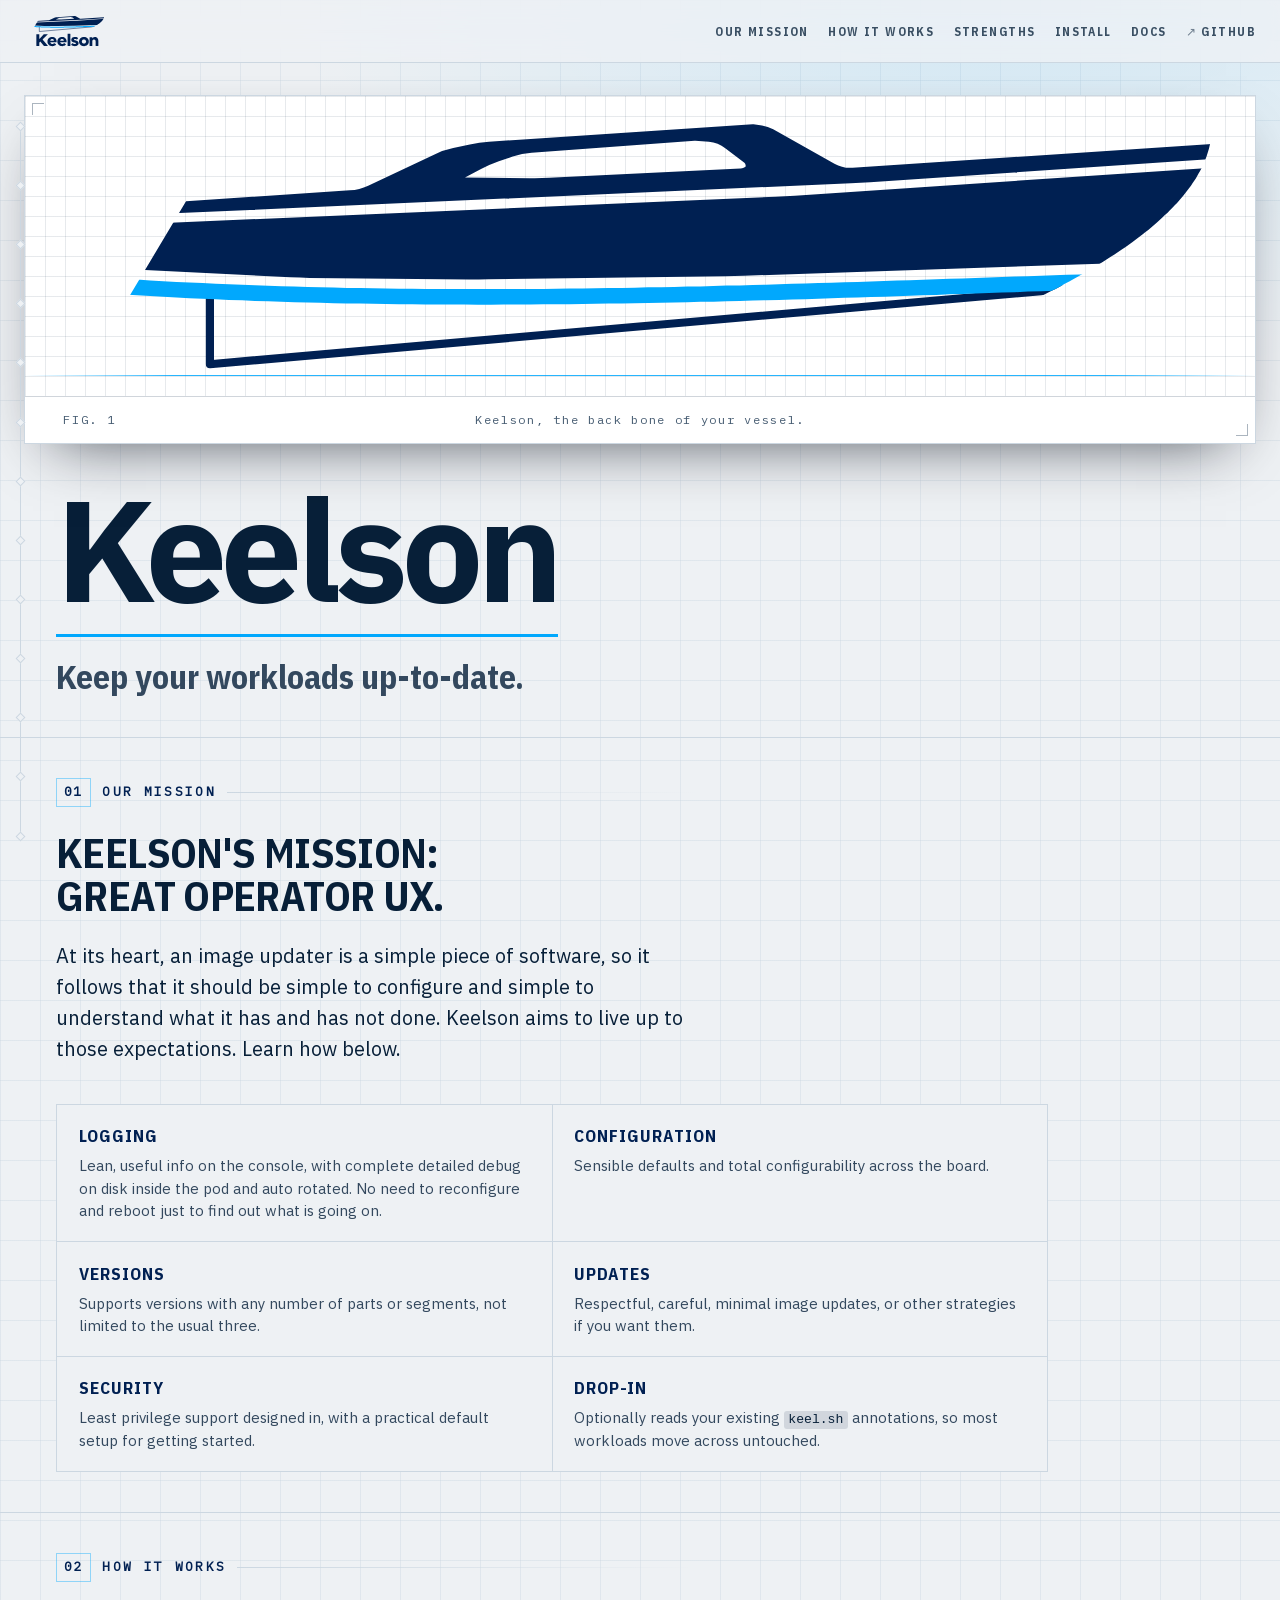
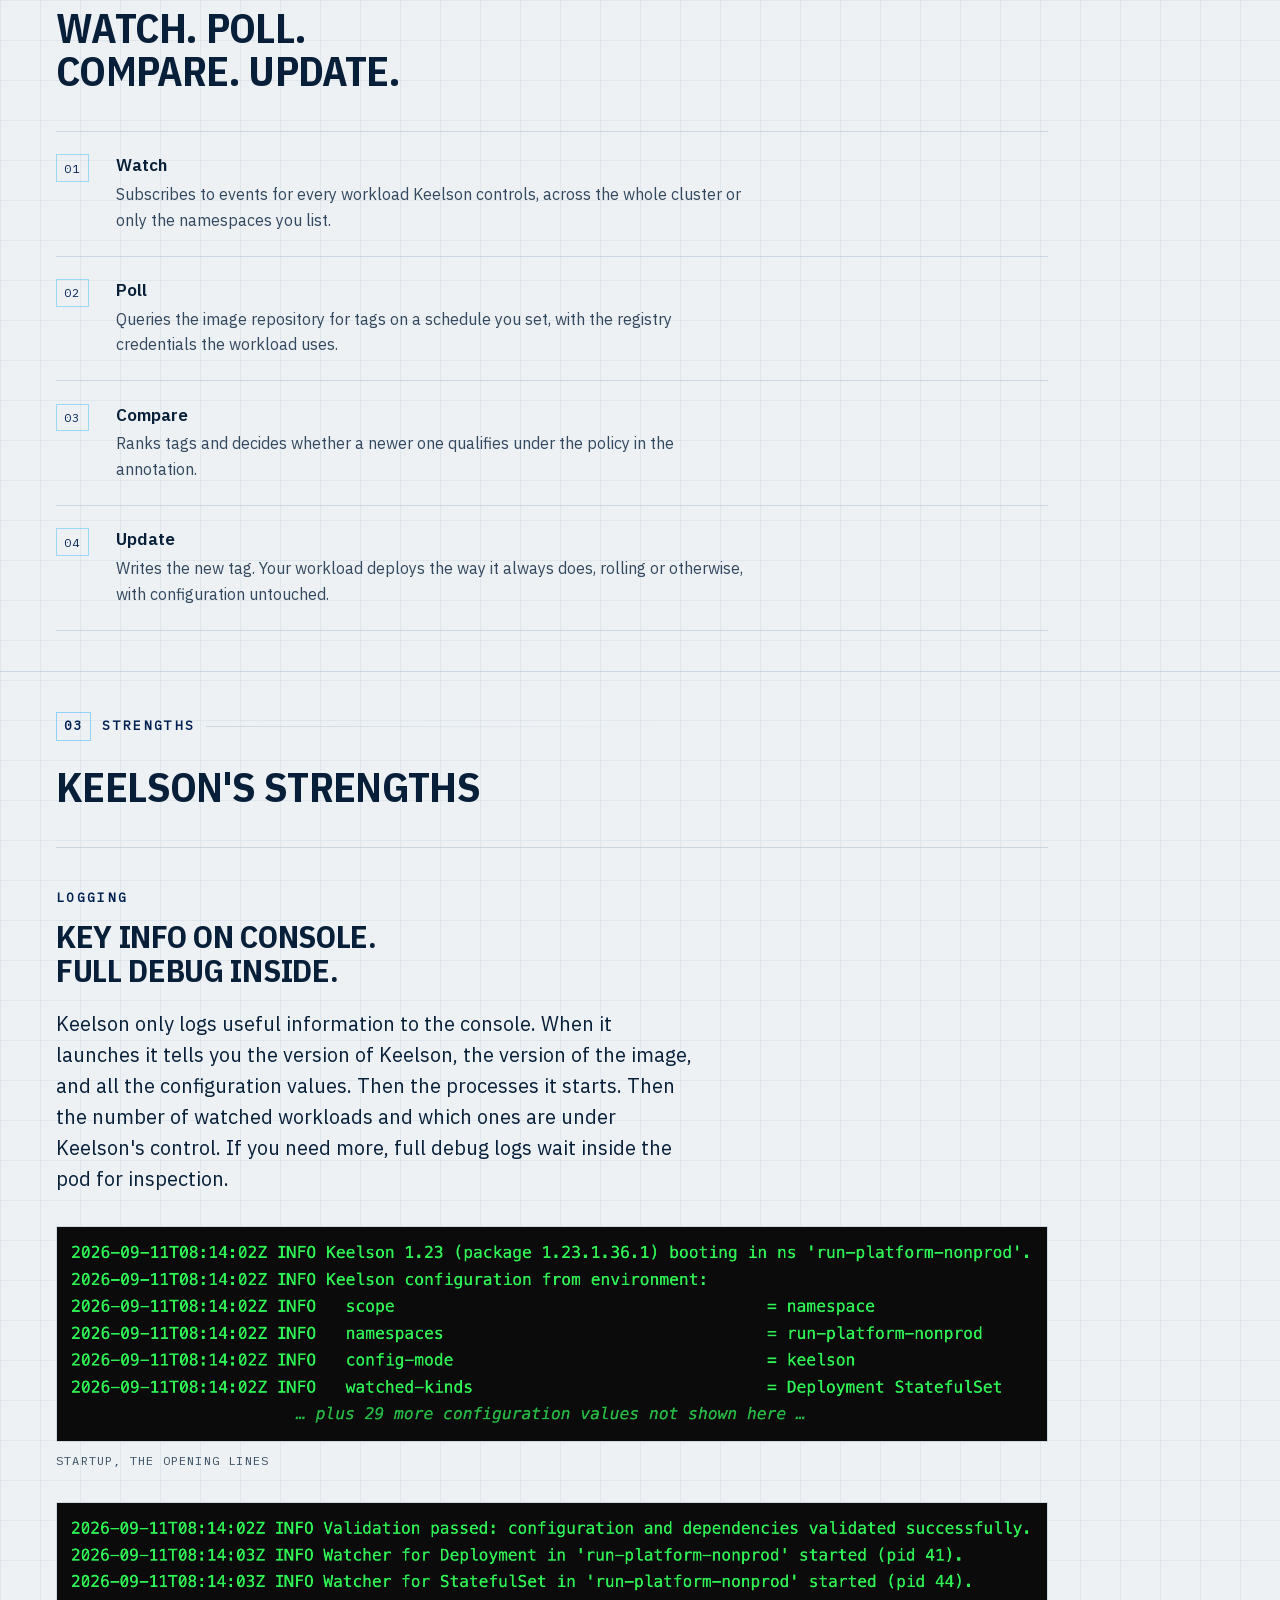
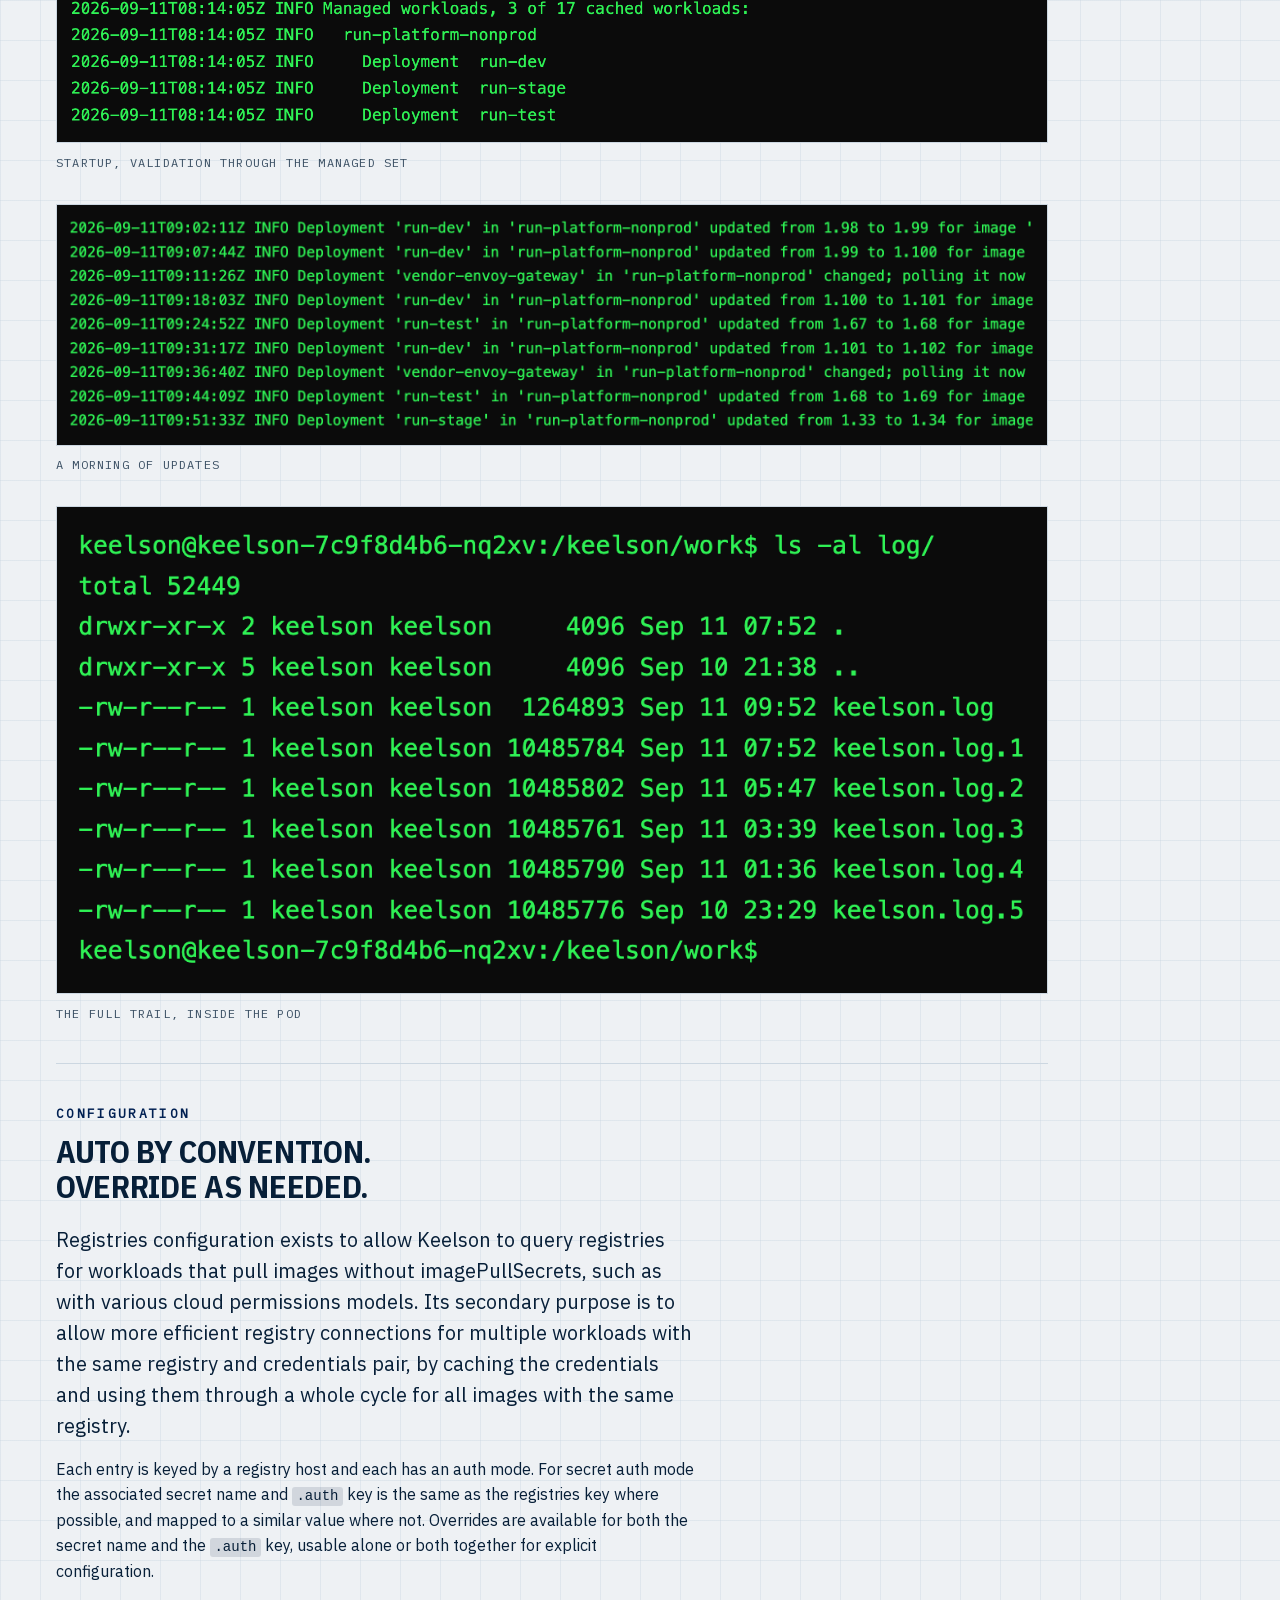
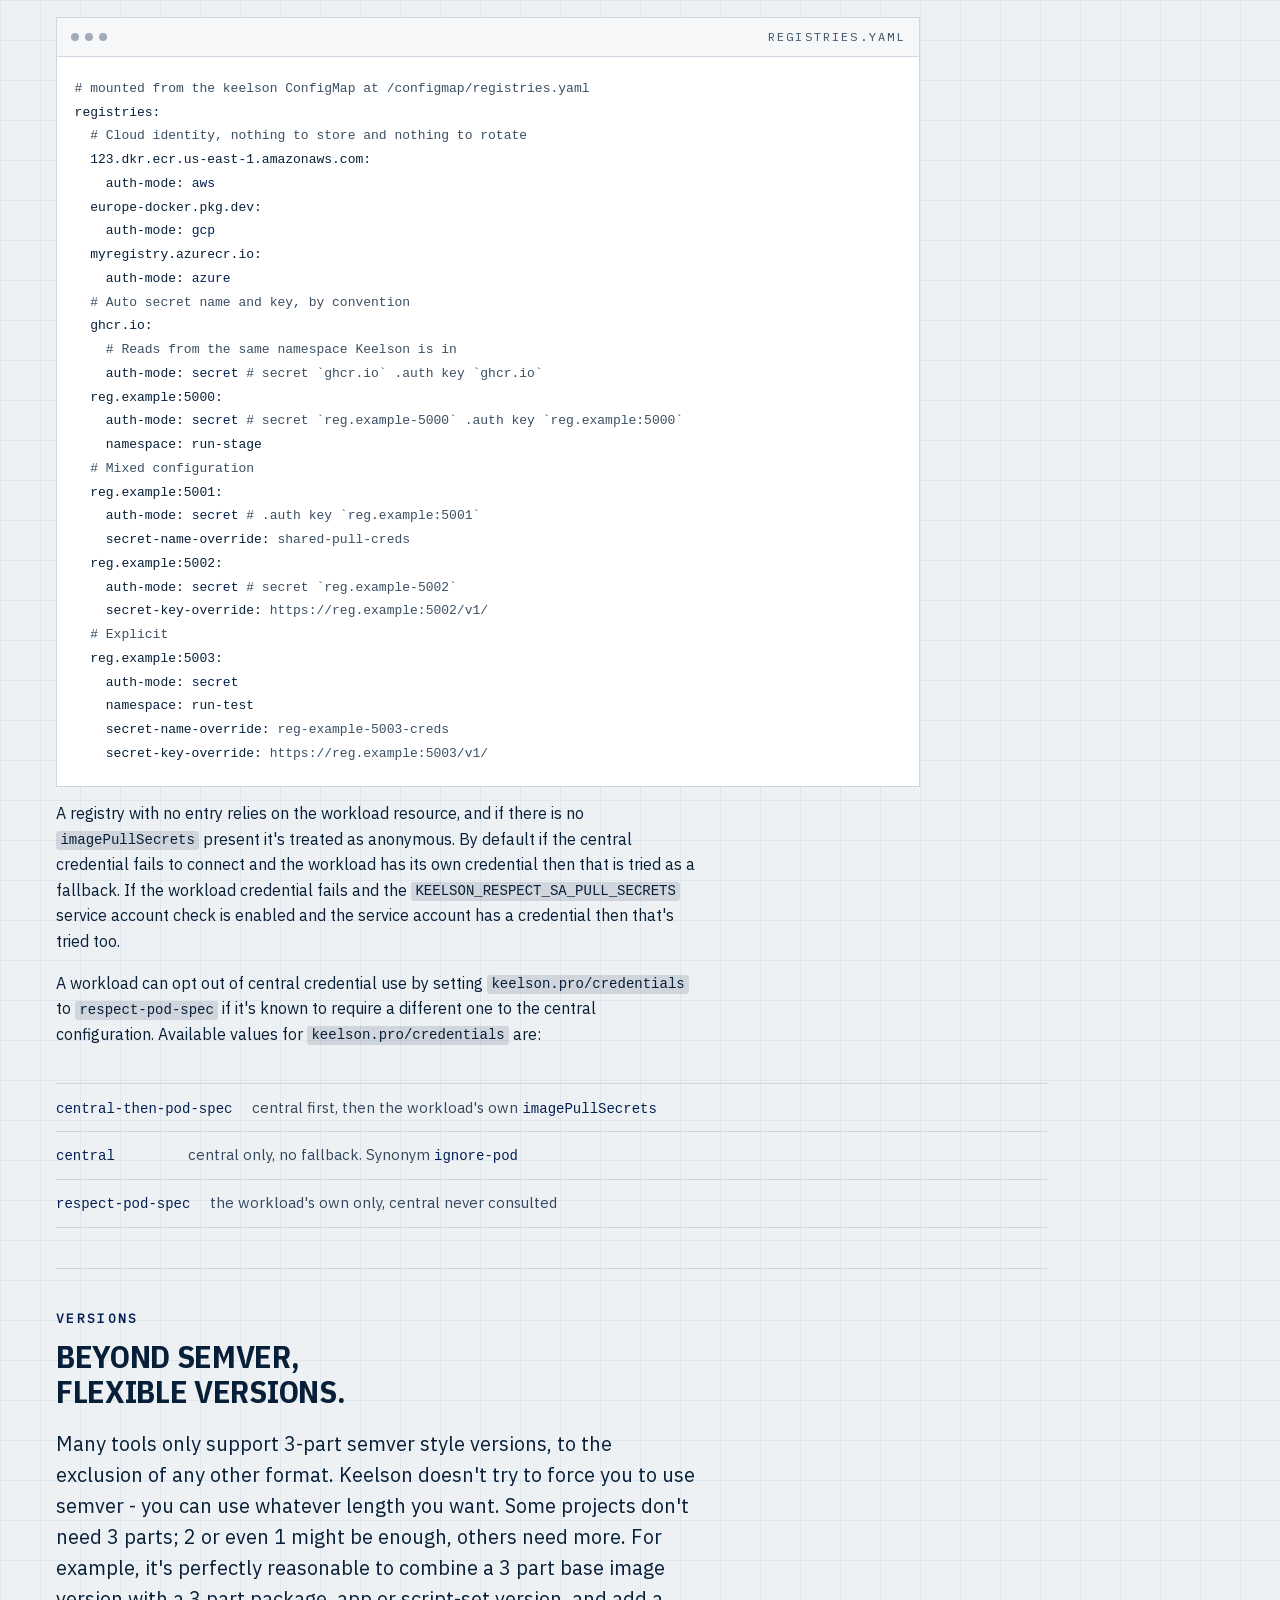
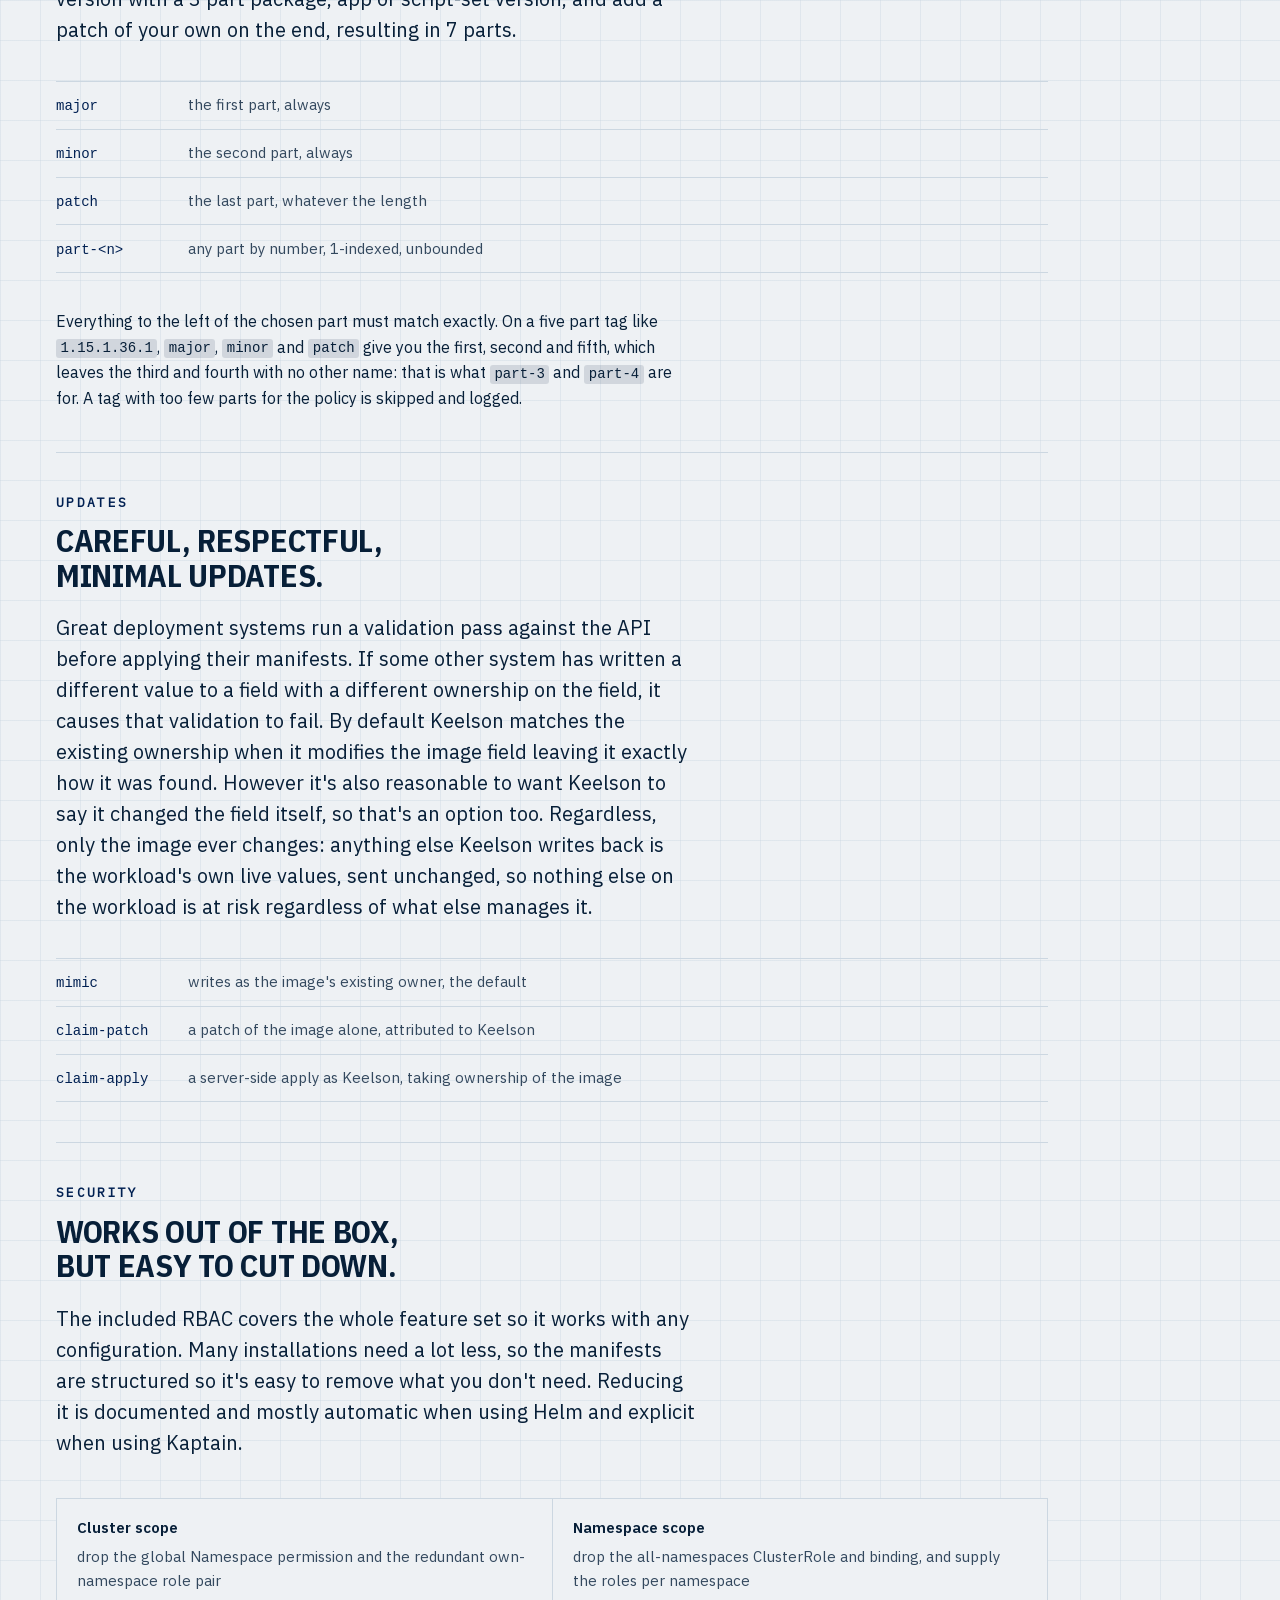
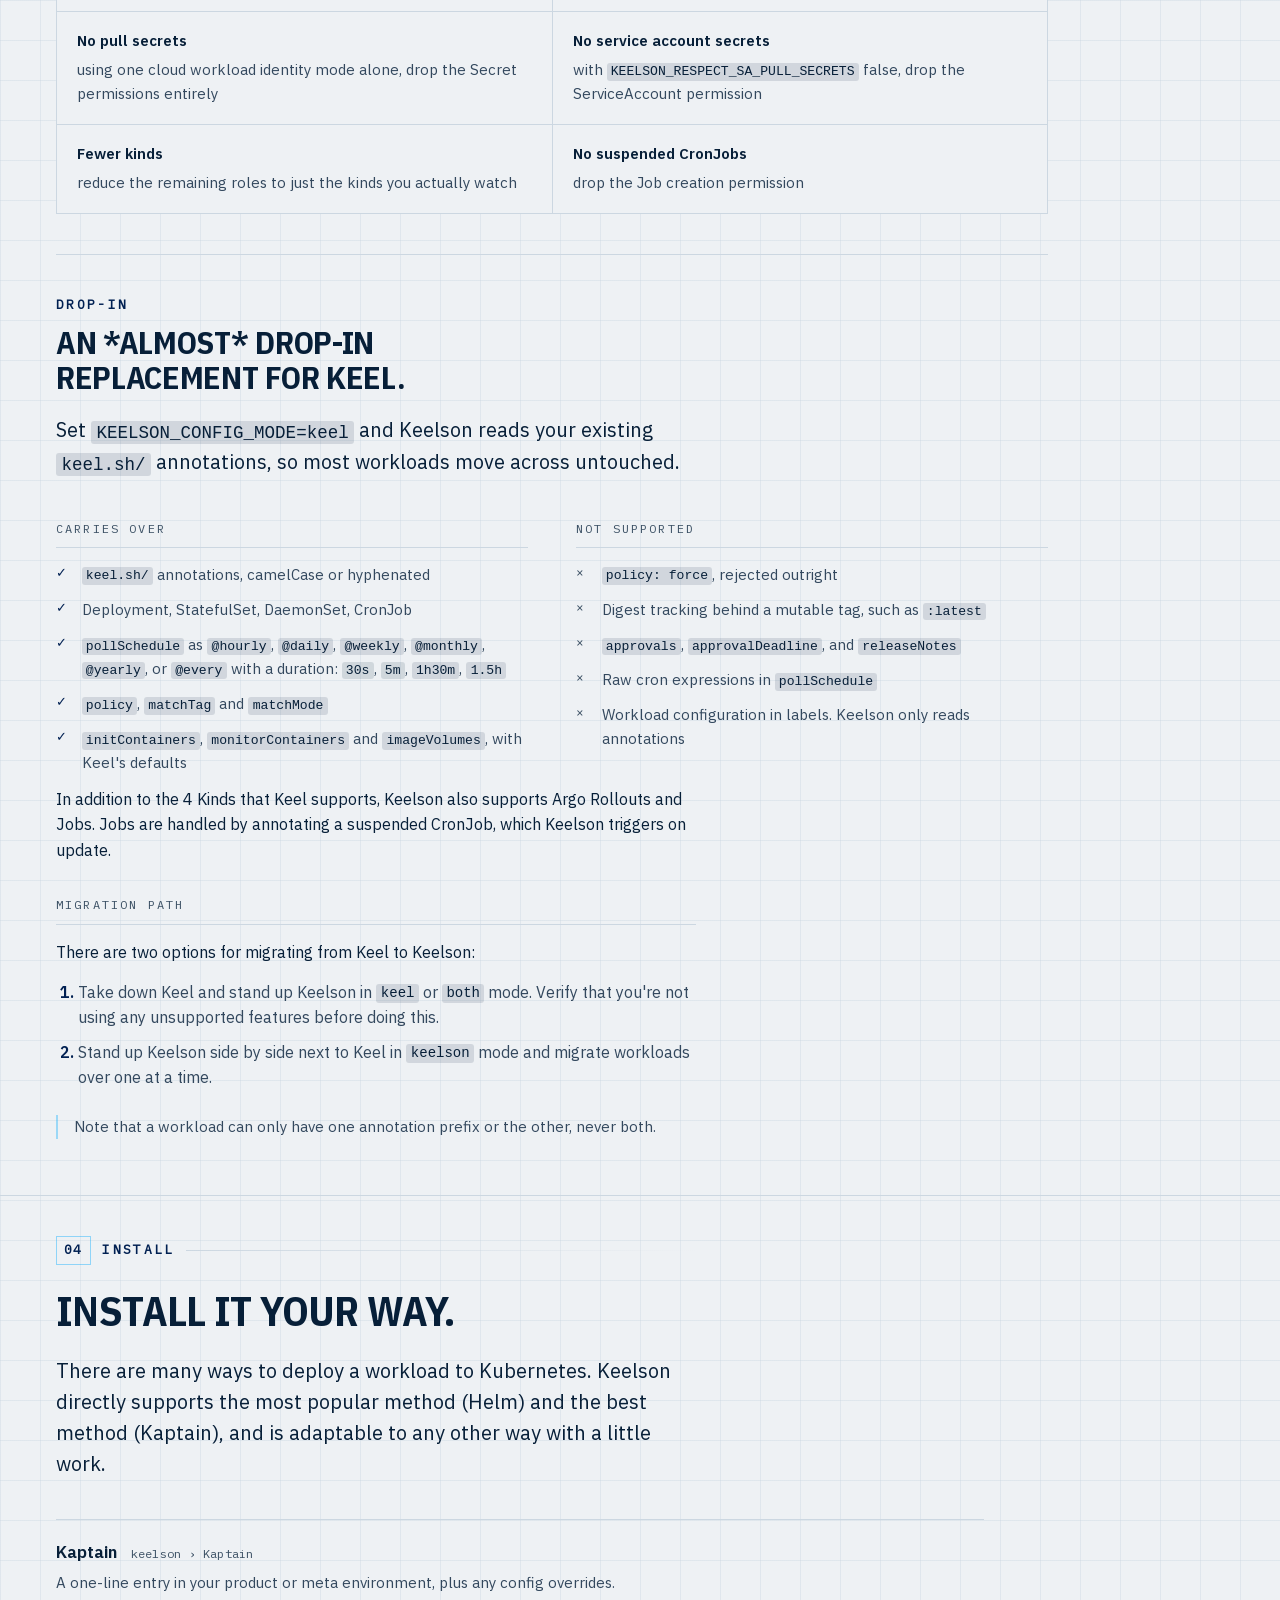
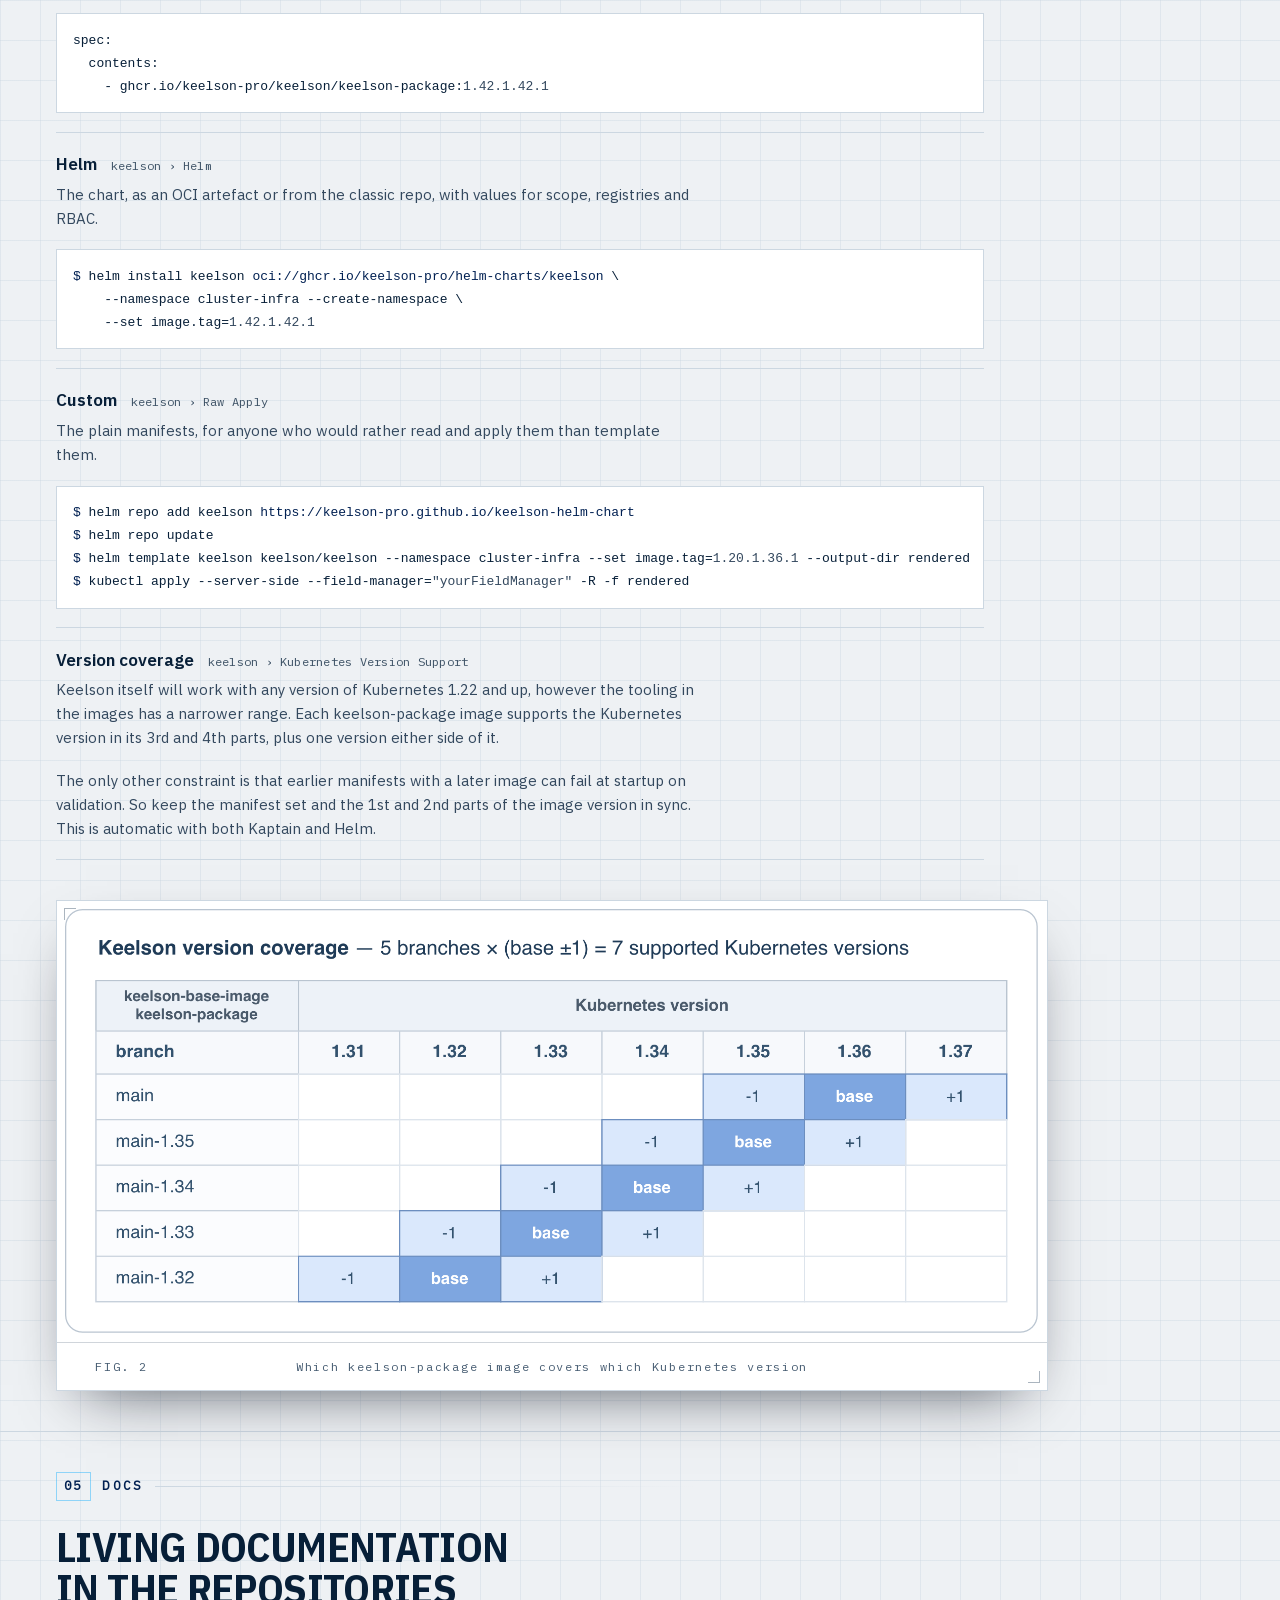
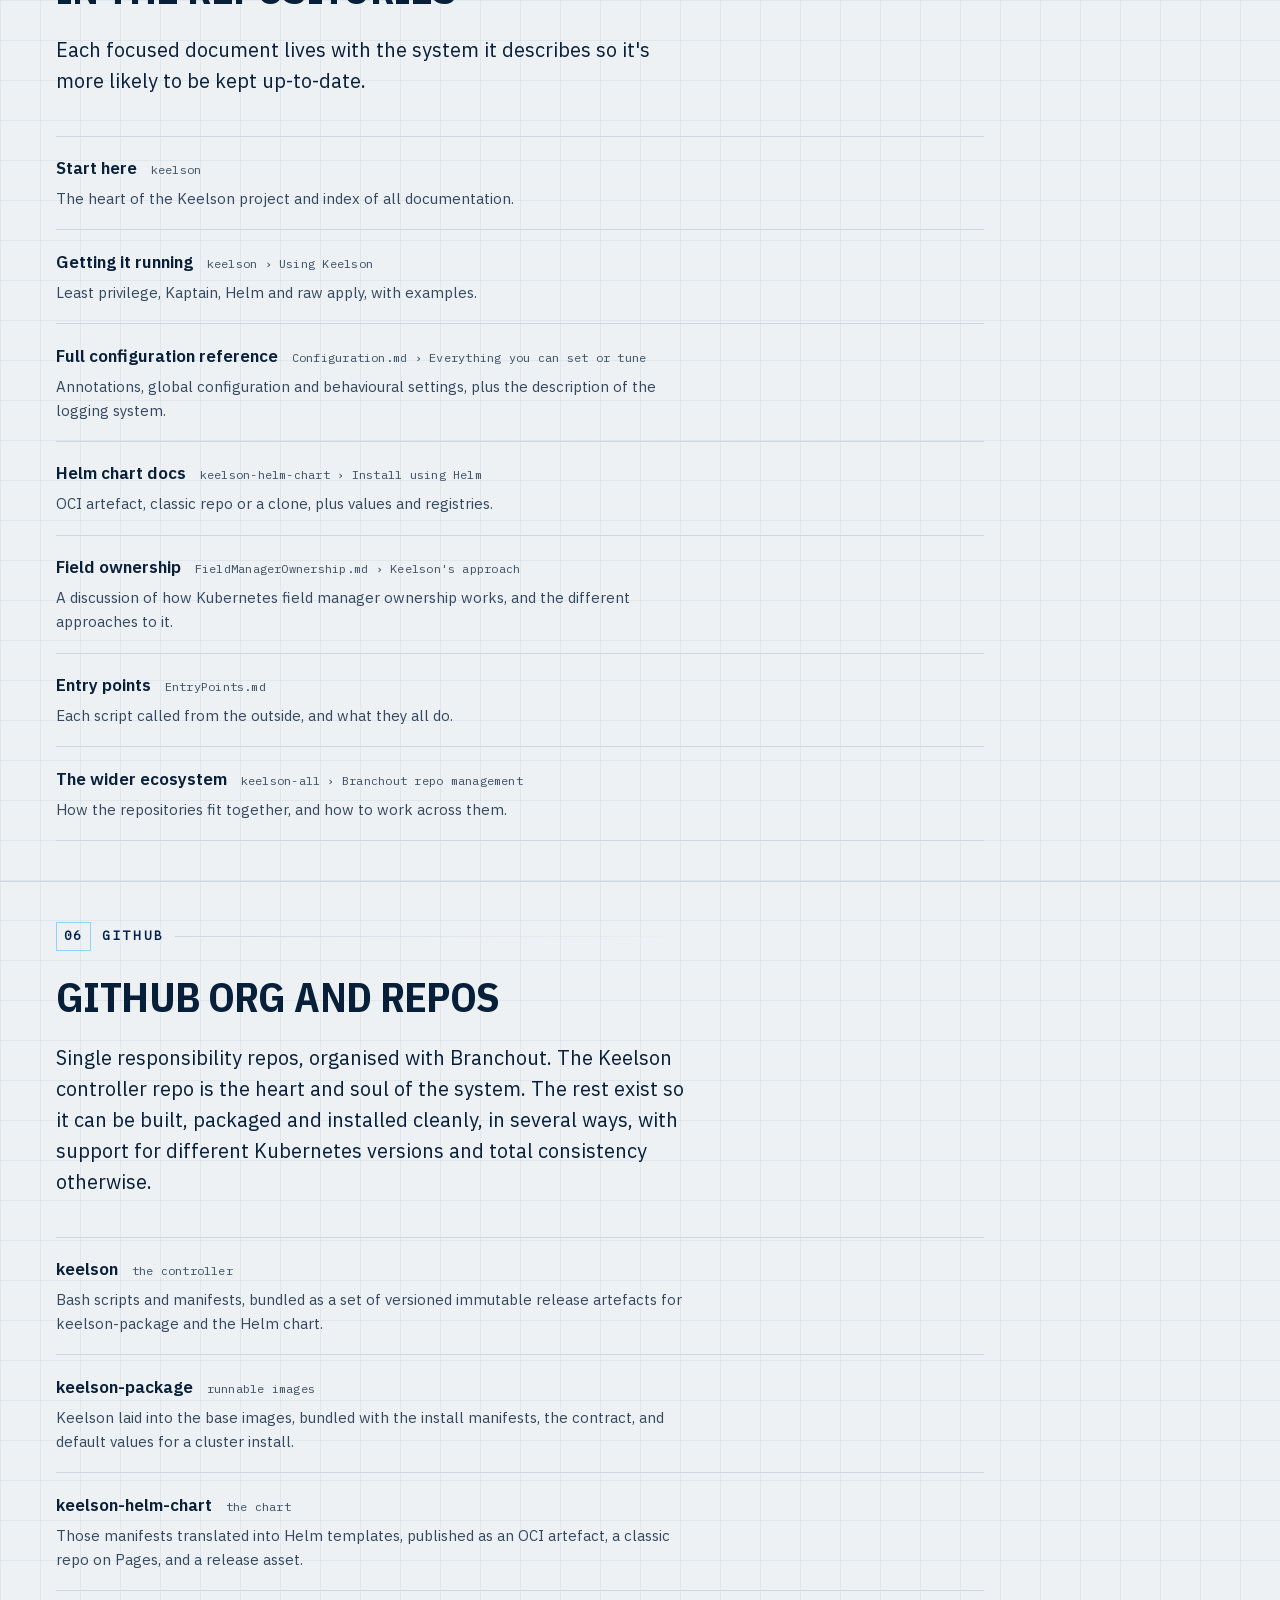
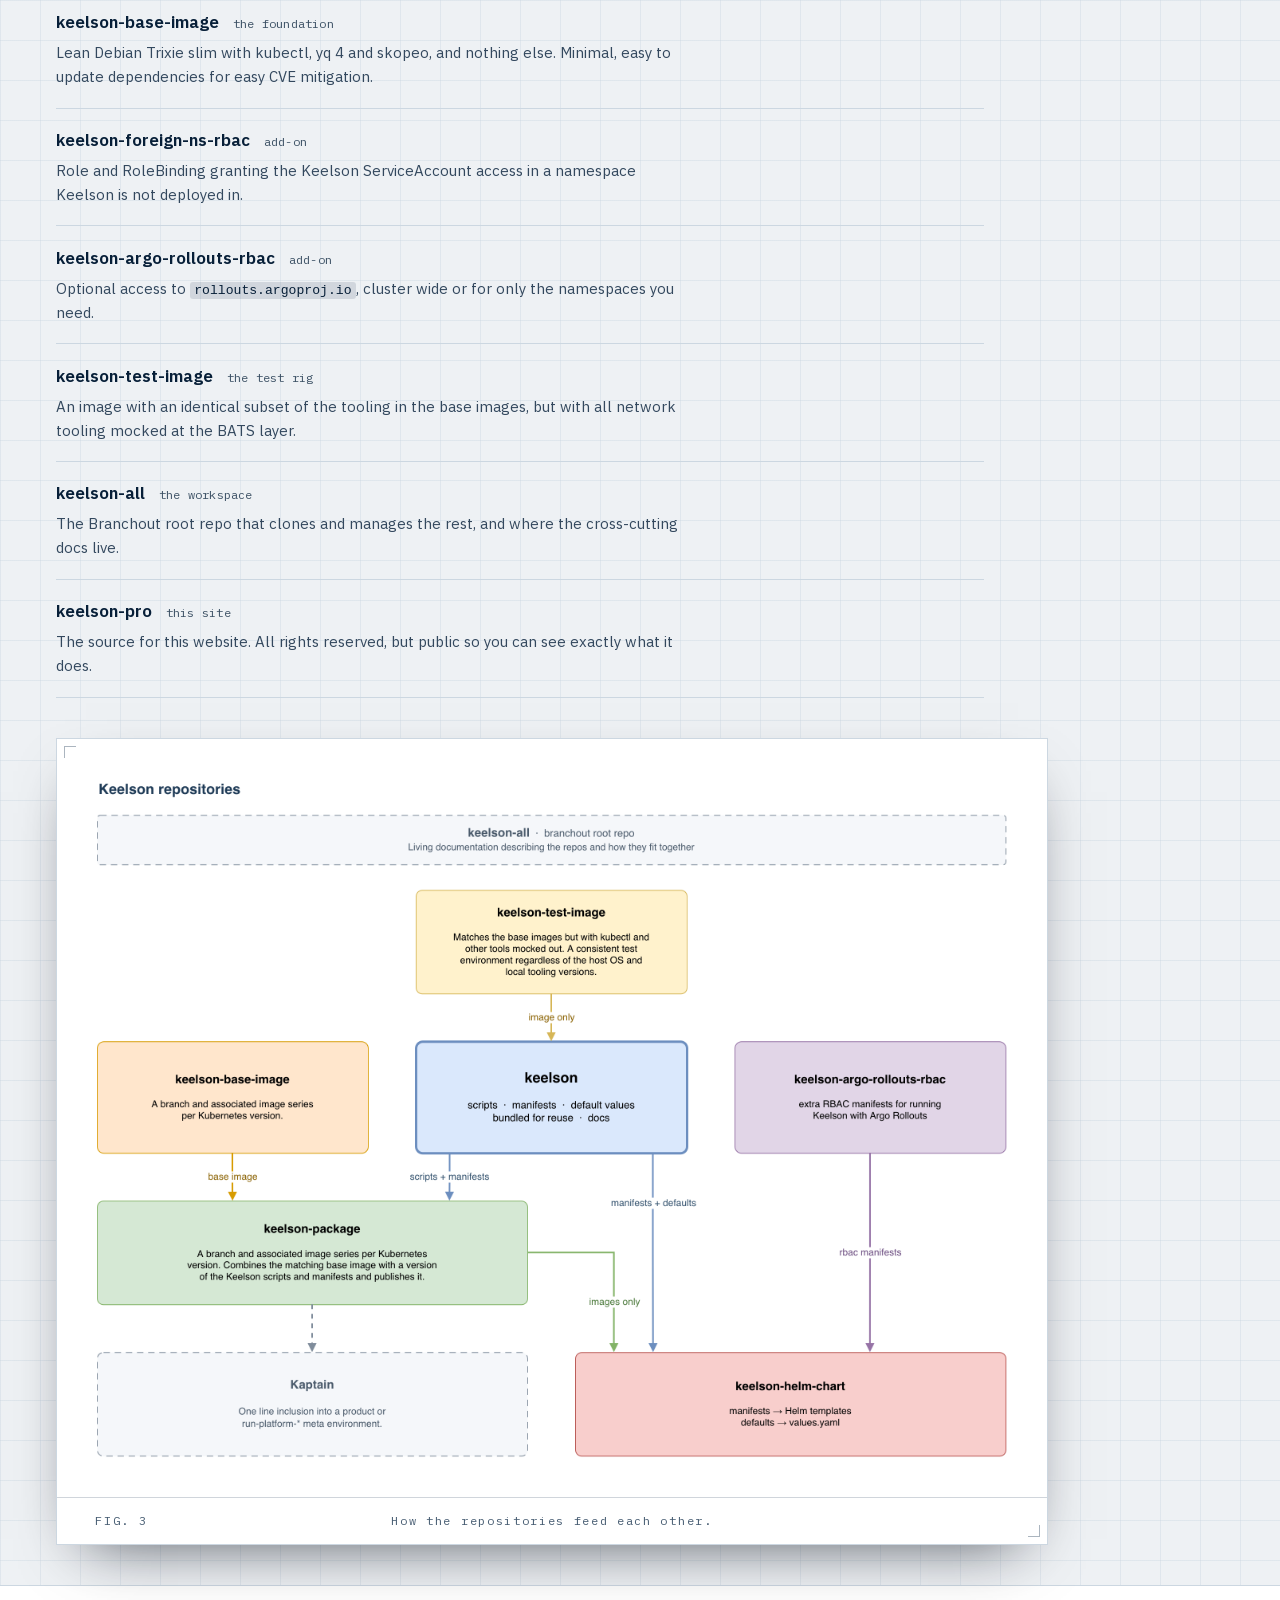
<file: index.html>
<!DOCTYPE html>
<html lang="en">
<head>
<meta charset="utf-8">
<meta name="viewport" content="width=device-width, initial-scale=1">
<title>Keelson - automated image updates for Kubernetes</title>
<meta name="description" content="Keelson watches your registry and upgrades Kubernetes workloads carefully, handling field ownership and tags of any length, while logging thoughtfully.">
<meta name="theme-color" content="#00101f">
<link rel="canonical" href="https://keelson.pro/">

<!-- Link previews. https://keelson.pro is substituted at build time. -->
<meta property="og:type" content="website">
<meta property="og:site_name" content="Keelson">
<meta property="og:url" content="https://keelson.pro/">
<meta property="og:title" content="Keelson - automated image updates for Kubernetes">
<meta property="og:description" content="Keelson watches your registry and upgrades Kubernetes workloads carefully, handling field ownership and tags of any length, while logging thoughtfully.">
<meta property="og:image" content="https://keelson.pro/img/social-card.png">
<meta property="og:image:type" content="image/png">
<meta property="og:image:width" content="1200">
<meta property="og:image:height" content="630">
<meta property="og:image:alt" content="The Keelson logo, a motor vessel in profile above the name, with the line: keep your workloads up-to-date.">

<meta name="twitter:card" content="summary_large_image">
<meta name="twitter:title" content="Keelson - automated image updates for Kubernetes">
<meta name="twitter:description" content="Keelson watches your registry and upgrades Kubernetes workloads carefully, handling field ownership and tags of any length, while logging thoughtfully.">
<meta name="twitter:image" content="https://keelson.pro/img/social-card.png">
<meta name="twitter:image:alt" content="The Keelson logo, a motor vessel in profile above the name, with the line: keep your workloads up-to-date.">

<link rel="icon" href="img/keelson-mark.svg" type="image/svg+xml">
<link rel="apple-touch-icon" href="img/apple-touch-icon.png">
<link rel="preload" href="fonts/plex-condensed-700.woff2" as="font" type="font/woff2" crossorigin>
<link rel="preload" href="fonts/plex-sans-400.woff2" as="font" type="font/woff2" crossorigin>
<link rel="stylesheet" href="css/site.css">
</head>
<body>

<a class="skip-link" href="#overview">Skip to content</a>

<header class="masthead">
  <nav class="nav" aria-label="Primary">
    <a class="brand" href="#overview" aria-label="Keelson, back to top">
      <img src="img/keelson-lockup.svg" alt="Keelson" width="680" height="320">
    </a>

    <button class="burger" type="button"
            aria-expanded="false" aria-controls="nav-menu" aria-label="Menu">
      <span></span><span></span><span></span>
    </button>

    <ul class="nav-menu" id="nav-menu">
      <li><a href="#mission"><i>01</i>Our Mission</a></li>
      <li><a href="#how"><i>02</i>How it works</a></li>
      <li><a href="#strengths"><i>03</i>Strengths</a></li>
      <li><a href="#install"><i>04</i>Install</a></li>
      <li><a href="#docs"><i>05</i>Docs</a></li>
      <li><a class="nav-out" data-bay="github"
             href="https://github.com/keelson-pro/keelson#keelson">
        <i>&#8599;</i>GitHub</a></li>
    </ul>
  </nav>
</header>

<!--
  The keel: a hairline running the length of the page with a station node per
  bay, filling as you scroll. Decorative and desktop only, so it is hidden from
  assistive tech; the nav already conveys position. site.js places each node
  from its bay's real offset.
-->
<div class="keel" aria-hidden="true">
  <span class="keel-run"></span>
  <b data-station="hero"></b>
  <b data-station="mission"></b>
  <b data-station="how"></b>
  <b data-station="strengths"></b>
  <!-- The five strengths get their own stations, but share one menu item, so
       Strengths stays lit for the whole run of dots. Every station is the same
       size and evenly spaced; site.js sets the positions. -->
  <b data-station="logging"></b>
  <b data-station="config"></b>
  <b data-station="versions"></b>
  <b data-station="updates"></b>
  <b data-station="security"></b>
  <b data-station="dropin"></b>
  <b data-station="install"></b>
  <b data-station="docs"></b>
  <b data-station="github"></b>
</div>

<main>

  <section id="overview" class="bay bay-hero">
    <!--
      A naval architecture drawing plate, and the first thing on the page. The
      plate is deliberately light in both themes: the hull is #002052 and would
      vanish against the dark ground, and CSS cannot restyle the fills of an
      external SVG. Framing it as a drawing turns that constraint into the point.
    -->
    <figure class="plate">
      <div class="plate-field">
        <img src="img/keelson-mark.svg" alt="Keelson logo, a motor vessel in profile"
             width="680" height="206" fetchpriority="high">
        <span class="waterline"></span>
      </div>
      <figcaption>
        <span class="fig">Fig. 1</span>
        <span class="cap">Keelson, the back bone of your vessel.</span>
      </figcaption>
    </figure>

    <div class="hero-title" id="hero">
      <h1>Keelson</h1>
      <p class="tagline">Keep your workloads up-to-date.</p>
    </div>
  </section>

  <section id="mission" class="bay">
    <div class="bay-body">
      <p class="eyebrow"><span>01</span> Our Mission</p>
      <h2>Keelson's mission: great operator UX.</h2>
      <p class="lead">
        At its heart, an image updater is a simple piece of software, so it
        follows that it should be simple to configure and simple to understand
        what it has and has not done. Keelson aims to live up to those
        expectations. Learn how below.
      </p>

      <ul class="missions">
        <li>
          <a href="#logging">
            <b>Logging</b>
            <span>Lean, useful info on the console, with complete detailed
                  debug on disk inside the pod and auto rotated. No need to
                  reconfigure and reboot just to find out what is going
                  on.</span>
          </a>
        </li>
        <li>
          <a href="#config">
            <b>Configuration</b>
            <span>Sensible defaults and total configurability across the
                  board.</span>
          </a>
        </li>
        <li>
          <a href="#versions">
            <b>Versions</b>
            <span>Supports versions with any number of parts or segments, not
                  limited to the usual three.</span>
          </a>
        </li>
        <li>
          <a href="#updates">
            <b>Updates</b>
            <span>Respectful, careful, minimal image updates, or other
                  strategies if you want them.</span>
          </a>
        </li>
        <li>
          <a href="#security">
            <b>Security</b>
            <span>Least privilege support designed in, with a practical
                  default setup for getting started.</span>
          </a>
        </li>
        <li>
          <a href="#dropin">
            <b>Drop-in</b>
            <span>Optionally reads your existing <code>keel.sh</code>
                  annotations, so most workloads move across untouched.</span>
          </a>
        </li>
      </ul>
    </div>
  </section>

  <section id="how" class="bay">
    <div class="bay-body">
      <p class="eyebrow"><span>02</span> How it works</p>
      <h2>Watch. Poll. Compare. Update.</h2>

      <ol class="steps">
        <li>
          <h3>Watch</h3>
          <p>Subscribes to events for every workload Keelson controls, across
             the whole cluster or only the namespaces you list.</p>
        </li>
        <li>
          <h3>Poll</h3>
          <p>Queries the image repository for tags on a schedule you set, with
             the registry credentials the workload uses.</p>
        </li>
        <li>
          <h3>Compare</h3>
          <p>Ranks tags and decides whether a newer one qualifies under the
             policy in the annotation.</p>
        </li>
        <li>
          <h3>Update</h3>
          <p>Writes the new tag. Your workload deploys the way it always does,
             rolling or otherwise, with configuration untouched.</p>
        </li>
      </ol>
    </div>
  </section>

  <section id="strengths" class="bay">
    <div class="bay-body">
      <p class="eyebrow"><span>03</span> Strengths</p>
      <h2>Keelson's Strengths</h2>

      <div class="sub" id="logging">
        <p class="sub-label">Logging</p>
        <h3 class="sub-head">Key info on console. Full debug inside.</h3>
        <p class="lead">
          Keelson only logs useful information to the console. When it launches
          it tells you the version of Keelson, the version of the image, and all
          the configuration values. Then the processes it starts. Then the
          number of watched workloads and which ones are under Keelson's
          control. If you need more, full debug logs wait inside the pod for
          inspection.
        </p>

        <figure class="logshot">
          <img src="img/log-startup-boot.png" loading="lazy" width="1824" height="394"
               alt="Keelson boot banner, then the first of its configuration values">
          <figcaption>Startup, the opening lines</figcaption>
        </figure>

        <figure class="logshot">
          <img src="img/log-startup-managed.png" loading="lazy" width="1842" height="444"
               alt="Validation passing, watchers starting, and the list of managed workloads">
          <figcaption>Startup, validation through the managed set</figcaption>
        </figure>

        <figure class="logshot">
          <img src="img/log-updates.png" loading="lazy" width="2040" height="494"
               alt="A sequence of workload image updates and re-polls">
          <figcaption>A morning of updates</figcaption>
        </figure>

        <figure class="logshot">
          <img src="img/log-log-dir.png" loading="lazy" width="1210" height="594"
               alt="Directory listing of the current log file and its five rotated backups">
          <figcaption>The full trail, inside the pod</figcaption>
        </figure>
      </div>

      <div class="sub" id="config">
        <p class="sub-label">Configuration</p>
        <h3 class="sub-head">Auto by convention. Override as needed.</h3>
        <p class="lead">
          Registries configuration exists to allow Keelson to query registries
          for workloads that pull images without imagePullSecrets, such as with
          various cloud permissions models. Its secondary purpose is to allow
          more efficient registry connections for multiple workloads with the
          same registry and credentials pair, by caching the credentials and
          using them through a whole cycle for all images with the same
          registry.
        </p>

        <p>
          Each entry is keyed by a registry host and each has an auth mode. For
          secret auth mode the associated secret name and <code>.auth</code> key
          is the same as the registries key where possible, and mapped to a
          similar value where not. Overrides are available for both the secret
          name and the <code>.auth</code> key, usable alone or both together for
          explicit configuration.
        </p>

        <div class="terminal">
          <div class="terminal-bar"><span></span><span></span><span></span>
            <b>registries.yaml</b>
          </div>
<pre><code><span class="c"># mounted from the keelson ConfigMap at /configmap/registries.yaml</span>
registries:
  <span class="c"># Cloud identity, nothing to store and nothing to rotate</span>
  123.dkr.ecr.us-east-1.amazonaws.com:
    auth-mode: <span class="s">aws</span>
  europe-docker.pkg.dev:
    auth-mode: <span class="s">gcp</span>
  myregistry.azurecr.io:
    auth-mode: <span class="s">azure</span>
  <span class="c"># Auto secret name and key, by convention</span>
  ghcr.io:
    <span class="c"># Reads from the same namespace Keelson is in</span>
    auth-mode: <span class="s">secret</span> <span class="c"># secret `ghcr.io` .auth key `ghcr.io`</span>
  reg.example:5000:
    auth-mode: <span class="s">secret</span> <span class="c"># secret `reg.example-5000` .auth key `reg.example:5000`</span>
    namespace: run-stage
  <span class="c"># Mixed configuration</span>
  reg.example:5001:
    auth-mode: <span class="s">secret</span> <span class="c"># .auth key `reg.example:5001`</span>
    secret-name-override: <span class="v">shared-pull-creds</span>
  reg.example:5002:
    auth-mode: <span class="s">secret</span> <span class="c"># secret `reg.example-5002`</span>
    secret-key-override: <span class="v">https://reg.example:5002/v1/</span>
  <span class="c"># Explicit</span>
  reg.example:5003:
    auth-mode: <span class="s">secret</span>
    namespace: run-test
    secret-name-override: <span class="v">reg-example-5003-creds</span>
    secret-key-override: <span class="v">https://reg.example:5003/v1/</span></code></pre>
        </div>

        <p>
          A registry with no entry relies on the workload resource, and if there
          is no <code>imagePullSecrets</code> present it's treated as anonymous.
          By default if the central credential fails to connect and the workload
          has its own credential then that is tried as a fallback. If the
          workload credential fails and the
          <code>KEELSON_RESPECT_SA_PULL_SECRETS</code> service account check is
          enabled and the service account has a credential then that's tried
          too.
        </p>

        <p>
          A workload can opt out of central credential use by setting
          <code>keelson.pro/credentials</code> to <code>respect-pod-spec</code>
          if it's known to require a different one to the central configuration.
          Available values for <code>keelson.pro/credentials</code> are:
        </p>

        <div class="spec">
          <div><code>central-then-pod-spec</code><span>central first, then the
              workload's own <code>imagePullSecrets</code></span></div>
          <div><code>central</code><span>central only, no fallback. Synonym
              <code>ignore-pod</code></span></div>
          <div><code>respect-pod-spec</code><span>the workload's own only,
              central never consulted</span></div>
        </div>

      </div>

      <div class="sub" id="versions">
        <p class="sub-label">Versions</p>
        <h3 class="sub-head">Beyond semver, flexible versions.</h3>
        <p class="lead">
          Many tools only support 3-part semver style versions, to the
          exclusion of any other format. Keelson doesn't try to force you to use
          semver - you can use whatever length you want. Some projects don't need
          3 parts; 2 or even 1 might be enough, others need more. For example,
          it's perfectly reasonable to combine a 3 part base image version with
          a 3 part package, app or script-set version, and add a patch of your
          own on the end, resulting in 7 parts.
        </p>

        <div class="spec">
          <div><code>major</code><span>the first part, always</span></div>
          <div><code>minor</code><span>the second part, always</span></div>
          <div><code>patch</code><span>the last part, whatever the length</span></div>
          <div><code>part-&lt;n&gt;</code><span>any part by number, 1-indexed, unbounded</span></div>
        </div>

        <p>
          Everything to the left of the chosen part must match exactly. On a
          five part tag like <code>1.15.1.36.1</code>, <code>major</code>,
          <code>minor</code> and <code>patch</code> give you the first, second
          and fifth, which leaves the third and fourth with no other name: that
          is what <code>part-3</code> and <code>part-4</code> are for. A tag
          with too few parts for the policy is skipped and logged.
        </p>
      </div>

      <div class="sub" id="updates">
        <p class="sub-label">Updates</p>
        <h3 class="sub-head">Careful, respectful, minimal updates.</h3>
        <p class="lead">
          Great deployment systems run a validation pass against the API before
          applying their manifests. If some other system has written a different
          value to a field with a different ownership on the field, it causes
          that validation to fail. By default Keelson matches the existing
          ownership when it modifies the image field leaving it exactly how it
          was found. However it's also reasonable to want Keelson to say it
          changed the field itself, so that's an option too. Regardless, only
          the image ever changes: anything else Keelson writes back is the
          workload's own live values, sent unchanged, so nothing else on the
          workload is at risk regardless of what else manages it.
        </p>

        <div class="spec">
          <div><code>mimic</code><span>writes as the image's existing owner, the default</span></div>
          <div><code>claim-patch</code><span>a patch of the image alone, attributed to Keelson</span></div>
          <div><code>claim-apply</code><span>a server-side apply as Keelson, taking ownership of the image</span></div>
        </div>
      </div>

      <div class="sub" id="security">
        <p class="sub-label">Security</p>
        <h3 class="sub-head">Works out of the box, but easy to cut down.</h3>
        <p class="lead">
          The included RBAC covers the whole feature set so it works with any
          configuration. Many installations need a lot less, so the manifests
          are structured so it's easy to remove what you don't need. Reducing it
          is documented and mostly automatic when using Helm and explicit when
          using Kaptain.
        </p>

        <ul class="cuts">
          <li><b>Cluster scope</b> drop the global Namespace permission and the
              redundant own-namespace role pair</li>
          <li><b>Namespace scope</b> drop the all-namespaces ClusterRole and
              binding, and supply the roles per namespace</li>
          <li><b>No pull secrets</b> using one cloud workload identity mode
              alone, drop the Secret permissions entirely</li>
          <li><b>No service account secrets</b> with
              <code>KEELSON_RESPECT_SA_PULL_SECRETS</code> false, drop the
              ServiceAccount permission</li>
          <li><b>Fewer kinds</b> reduce the remaining roles to just the kinds
              you actually watch</li>
          <li><b>No suspended CronJobs</b> drop the Job creation permission</li>
        </ul>
      </div>

      <div class="sub" id="dropin">
<p class="sub-label">Drop-in</p>
        <h3 class="sub-head">An *almost* drop-in replacement for Keel.</h3>
        <p class="lead">
          Set <code>KEELSON_CONFIG_MODE=keel</code> and Keelson reads your
          existing <code>keel.sh/</code> annotations, so most workloads move
          across untouched.
        </p>

        <div class="split">
          <div>
            <h4 class="split-head">Carries over</h4>
            <ul class="ticks">
              <li><code>keel.sh/</code> annotations, camelCase or hyphenated</li>
              <li>Deployment, StatefulSet, DaemonSet, CronJob</li>
              <li><code>pollSchedule</code> as <code>@hourly</code>,
                  <code>@daily</code>, <code>@weekly</code>,
                  <code>@monthly</code>, <code>@yearly</code>, or
                  <code>@every</code> with a duration: <code>30s</code>,
                  <code>5m</code>, <code>1h30m</code>, <code>1.5h</code></li>
              <li><code>policy</code>, <code>matchTag</code> and <code>matchMode</code></li>
              <li><code>initContainers</code>, <code>monitorContainers</code>
                  and <code>imageVolumes</code>, with Keel's defaults</li>
            </ul>
          </div>
          <div>
            <h4 class="split-head">Not supported</h4>
            <ul class="crosses">
              <li><code>policy: force</code>, rejected outright</li>
              <li>Digest tracking behind a mutable tag, such as
                  <code>:latest</code></li>
              <li><code>approvals</code>, <code>approvalDeadline</code>, and
                  <code>releaseNotes</code></li>
              <li>Raw cron expressions in <code>pollSchedule</code></li>
              <li>Workload configuration in labels. Keelson only reads
                  annotations</li>
            </ul>
          </div>
        </div>

        <p>
          In addition to the 4 Kinds that Keel supports, Keelson also supports
          Argo Rollouts and Jobs. Jobs are handled by annotating a suspended
          CronJob, which Keelson triggers on update.
        </p>

        <p class="migrate-head">Migration Path</p>
        <p class="migrate-intro">
          There are two options for migrating from Keel to Keelson:
        </p>
        <ol class="migrate">
          <li>Take down Keel and stand up Keelson in <code>keel</code> or
              <code>both</code> mode. Verify that you're not using any
              unsupported features before doing this.</li>
          <li>Stand up Keelson side by side next to Keel in <code>keelson</code>
              mode and migrate workloads over one at a time.</li>
        </ol>
        <p class="aside">
          Note that a workload can only have one annotation prefix or the other,
          never both.
        </p>
      </div>
    </div>
  </section>

  <section id="install" class="bay">
    <div class="bay-body">
      <p class="eyebrow"><span>04</span> Install</p>
      <h2>Install it your way.</h2>
      <p class="lead">
        There are many ways to deploy a workload to Kubernetes. Keelson
        directly supports the most popular method (Helm) and the best method
        (Kaptain), and is adaptable to any other way with a little work.
      </p>

      <ul class="docs-list">
        <li>
          <a href="https://github.com/keelson-pro/keelson#kaptain">
            Kaptain <span>keelson &rsaquo; Kaptain</span></a>
          <p>A one-line entry in your product or meta environment, plus any config
             overrides.</p>
          <div class="snip">
<pre><code>spec:
  contents:
    - ghcr.io/keelson-pro/keelson/keelson-package:<span class="v">1.42.1.42.1</span></code></pre>
          </div>
        </li>
        <li>
          <a href="https://github.com/keelson-pro/keelson#helm">
            Helm <span>keelson &rsaquo; Helm</span></a>
          <p>The chart, as an OCI artefact or from the classic repo, with values
             for scope, registries and RBAC.</p>
          <div class="snip">
<pre><code><span class="p">$</span> helm install keelson <span class="s">oci://ghcr.io/keelson-pro/helm-charts/keelson</span> \
    --namespace cluster-infra --create-namespace \
    --set image.tag=<span class="v">1.42.1.42.1</span></code></pre>
          </div>
        </li>
        <li>
          <a href="https://github.com/keelson-pro/keelson#raw-apply">
            Custom <span>keelson &rsaquo; Raw Apply</span></a>
          <p>The plain manifests, for anyone who would rather read and apply
             them than template them.</p>
          <div class="snip">
<pre><code><span class="p">$</span> helm repo add keelson <span class="s">https://keelson-pro.github.io/keelson-helm-chart</span>
<span class="p">$</span> helm repo update
<span class="p">$</span> helm template keelson keelson/keelson --namespace cluster-infra --set image.tag=<span class="v">1.20.1.36.1</span> --output-dir rendered
<span class="p">$</span> kubectl apply --server-side --field-manager=<span class="v">"yourFieldManager"</span> -R -f rendered</code></pre>
          </div>
        </li>
        <li>
          <a href="https://github.com/keelson-pro/keelson#kubernetes-version-support">
            Version coverage <span>keelson &rsaquo; Kubernetes Version Support</span></a>
          <p>Keelson itself will work with any version of Kubernetes 1.22 and
             up, however the tooling in the images has a narrower range. Each
             keelson-package image supports the Kubernetes version in its 3rd
             and 4th parts, plus one version either side of it.</p>
          <p>The only other constraint is that earlier manifests with a later
             image can fail at startup on validation. So keep the manifest set
             and the 1st and 2nd parts of the image version in sync. This is
             automatic with both Kaptain and Helm.</p>
        </li>
      </ul>

      <figure class="plate figure">
        <div class="plate-field plate-plain">
          <img src="img/keelson-version-coverage.png"
               alt="Grid of Keelson releases against the Kubernetes versions each supports"
               loading="lazy">
        </div>
        <figcaption>
          <span class="fig">Fig. 2</span>
          <span class="cap">Which keelson-package image covers which Kubernetes version</span>
        </figcaption>
      </figure>
    </div>
  </section>

  <section id="docs" class="bay">
    <div class="bay-body">
      <p class="eyebrow"><span>05</span> Docs</p>
      <h2>Living documentation in the repositories</h2>
      <p class="lead">
        Each focused document lives with the system it describes so it's more
        likely to be kept up-to-date.
      </p>

      <ul class="docs-list">
        <li>
          <a href="https://github.com/keelson-pro/keelson#keelson">
            Start here <span>keelson</span></a>
          <p>The heart of the Keelson project and index of all documentation.</p>
        </li>
        <li>
          <a href="https://github.com/keelson-pro/keelson#using-keelson">
            Getting it running <span>keelson &rsaquo; Using Keelson</span></a>
          <p>Least privilege, Kaptain, Helm and raw apply, with examples.</p>
        </li>
        <li>
          <a href="https://github.com/keelson-pro/keelson/blob/main/Configuration.md">
            Full configuration reference
            <span>Configuration.md &rsaquo; Everything you can set or tune</span></a>
          <p>Annotations, global configuration and behavioural settings, plus the
             description of the logging system.</p>
        </li>
        <li>
          <a href="https://github.com/keelson-pro/keelson-helm-chart/tree/main/charts/keelson#install">
            Helm chart docs <span>keelson-helm-chart &rsaquo; Install using Helm</span></a>
          <p>OCI artefact, classic repo or a clone, plus values and registries.</p>
        </li>
        <li>
          <a href="https://github.com/keelson-pro/keelson/blob/main/FieldManagerOwnership.md#keelsons-approach">
            Field ownership <span>FieldManagerOwnership.md &rsaquo; Keelson's approach</span></a>
          <p>A discussion of how Kubernetes field manager ownership works, and the
             different approaches to it.</p>
        </li>
        <li>
          <a href="https://github.com/keelson-pro/keelson/blob/main/EntryPoints.md">
            Entry points <span>EntryPoints.md</span></a>
          <p>Each script called from the outside, and what they all do.</p>
        </li>
        <li>
          <a href="https://github.com/keelson-pro/keelson-all#branchout-repo-management">
            The wider ecosystem <span>keelson-all &rsaquo; Branchout repo management</span></a>
          <p>How the repositories fit together, and how to work across them.</p>
        </li>
      </ul>
    </div>
  </section>

  <section id="github" class="bay">
    <div class="bay-body">
      <p class="eyebrow"><span>06</span> GitHub</p>
      <h2>GitHub Org And Repos</h2>
      <p class="lead">
        Single responsibility repos, organised with Branchout. The Keelson
        controller repo is the heart and soul of the system. The rest exist so it
        can be built, packaged and installed cleanly, in several ways, with
        support for different Kubernetes versions and total consistency
        otherwise.
      </p>

      <ul class="docs-list">
        <li>
          <a href="https://github.com/keelson-pro/keelson">
            keelson <span>the controller</span></a>
          <p>Bash scripts and manifests, bundled as a set of versioned immutable
             release artefacts for keelson-package and the Helm chart.</p>
        </li>
        <li>
          <a href="https://github.com/keelson-pro/keelson-package">
            keelson-package <span>runnable images</span></a>
          <p>Keelson laid into the base images, bundled with the install
             manifests, the contract, and default values for a cluster
             install.</p>
        </li>
        <li>
          <a href="https://github.com/keelson-pro/keelson-helm-chart">
            keelson-helm-chart <span>the chart</span></a>
          <p>Those manifests translated into Helm templates, published as an OCI
             artefact, a classic repo on Pages, and a release asset.</p>
        </li>
        <li>
          <a href="https://github.com/keelson-pro/keelson-base-image">
            keelson-base-image <span>the foundation</span></a>
          <p>Lean Debian Trixie slim with kubectl, yq 4 and skopeo, and nothing
             else. Minimal, easy to update dependencies for easy CVE
             mitigation.</p>
        </li>
        <li>
          <a href="https://github.com/keelson-pro/keelson-foreign-ns-rbac">
            keelson-foreign-ns-rbac <span>add-on</span></a>
          <p>Role and RoleBinding granting the Keelson ServiceAccount access in
             a namespace Keelson is not deployed in.</p>
        </li>
        <li>
          <a href="https://github.com/keelson-pro/keelson-argo-rollouts-rbac">
            keelson-argo-rollouts-rbac <span>add-on</span></a>
          <p>Optional access to <code>rollouts.argoproj.io</code>, cluster wide
             or for only the namespaces you need.</p>
        </li>
        <li>
          <a href="https://github.com/keelson-pro/keelson-test-image">
            keelson-test-image <span>the test rig</span></a>
          <p>An image with an identical subset of the tooling in the base images,
             but with all network tooling mocked at the BATS layer.</p>
        </li>
        <li>
          <a href="https://github.com/keelson-pro/keelson-all">
            keelson-all <span>the workspace</span></a>
          <p>The Branchout root repo that clones and manages the rest, and where
             the cross-cutting docs live.</p>
        </li>
        <li>
          <a href="https://github.com/keelson-pro/keelson-pro">
            keelson-pro <span>this site</span></a>
          <p>The source for this website. All rights reserved, but public so you
             can see exactly what it does.</p>
        </li>
      </ul>

      <figure class="plate figure">
        <div class="plate-field plate-plain">
          <img src="img/keelson-ecosystem.png"
               alt="Diagram of the Keelson repositories and how they feed into each other"
               loading="lazy">
        </div>
        <figcaption>
          <span class="fig">Fig. 3</span>
          <span class="cap">How the repositories feed each other.</span>
        </figcaption>
      </figure>
    </div>
  </section>

</main>

<footer class="footer">
  <div class="footer-in">
    <p>Copyright (c) 2025-2026 Keelson contributors. All rights reserved.</p>
    <p class="stamp">Site <span>1.5</span></p>
  </div>
</footer>

<script type="module" src="js/site.js"></script>
</body>
</html>
</file>
<file: css/site.css>
/*
 * All rights reserved. See LICENSE.md.
 * Copyright (c) 2025-2026 Keelson contributors (Fred Cooke)
 *
 * Aesthetic: admiralty chart and naval architecture drawing. A keelson is the
 * beam running the length of a hull above the keel, so the page has one too:
 * a hairline down the left with a station node per section.
 *
 * Palette is the logo's own #002052 and #01a8fd, nothing invented.
 */

/* --------------------------------------------------------------------------
 * Fonts. Self hosted, latin subset, so the site makes no external requests
 * and works offline. IBM Plex, SIL OFL 1.1, see fonts/OFL.txt.
 * ----------------------------------------------------------------------- */

@font-face {
  font-family: 'Plex Cond';
  src: url('../fonts/plex-condensed-700.woff2') format('woff2');
  font-weight: 700; font-style: normal; font-display: swap;
}
@font-face {
  font-family: 'Plex';
  src: url('../fonts/plex-sans-400.woff2') format('woff2');
  font-weight: 400; font-style: normal; font-display: swap;
}
@font-face {
  font-family: 'Plex';
  src: url('../fonts/plex-sans-600.woff2') format('woff2');
  font-weight: 600; font-style: normal; font-display: swap;
}
@font-face {
  font-family: 'Plex';
  src: url('../fonts/plex-sans-700.woff2') format('woff2');
  font-weight: 700; font-style: normal; font-display: swap;
}
@font-face {
  font-family: 'Plex Mono';
  src: url('../fonts/plex-mono-400.woff2') format('woff2');
  font-weight: 400; font-style: normal; font-display: swap;
}

/* --------------------------------------------------------------------------
 * Tokens
 * ----------------------------------------------------------------------- */

:root {
  color-scheme: dark light;

  /* Straight off keelson-mark.svg, so the page and the logo cannot drift. */
  --hull: #002052;
  --water: #01a8fd;

  --abyss: #00101f;
  --deep: #041c33;
  --ink: #dbe7f2;
  /* Body-secondary. Distinct from --ink-dim, which is for small labels only:
   * --ink-dim at paragraph size was too low contrast to read comfortably. */
  --ink-soft: #b3c6d8;
  --ink-dim: #9ab2c6;
  --rule: #0e3054;
  --accent: var(--water);
  --label-ink: var(--water);
  --plate: #eef2f5;
  --plate-ink: #445a70;

  /* The chart-paper square. Section padding is one of these, so the gap from
   * a rule to the content it separates always reads as exactly one cell. */
  --grid: 2.5rem;

  --masthead-h: 3.9rem;
  --rail: 3.5rem;
  --measure: 40rem;
  --gutter: 1.5rem;

  --display: 'Plex Cond', 'Helvetica Neue Condensed', sans-serif;
  --body: 'Plex', 'Helvetica Neue', sans-serif;
  --mono: 'Plex Mono', ui-monospace, Menlo, monospace;

  --ease: cubic-bezier(0.2, 0.7, 0.2, 1);
}

@media (prefers-color-scheme: light) {
  :root {
    --abyss: #eef1f4;
    --deep: #ffffff;
    --ink: #071f38;
    --ink-soft: #33485e;
    --ink-dim: #3a4f63;
    --rule: #ccd7e1;
    --accent: var(--hull);
    --label-ink: var(--hull);
    --plate: #ffffff;
    --plate-ink: #445a70;
  }
}

*, *::before, *::after { box-sizing: border-box; }

html {
  scroll-behavior: smooth;
  scroll-padding-top: calc(var(--masthead-h) + 1rem);
}

body {
  margin: 0;
  background: var(--abyss);
  color: var(--ink);
  font: 400 1rem/1.6 var(--body);
  -webkit-font-smoothing: antialiased;
  overflow-x: hidden;

  /*
   * Chart paper: a fine grid, plus one soft pool of light behind the hero so
   * the page has depth instead of a flat fill.
   */
  background-image:
    radial-gradient(70rem 45rem at 78% -8%,
      color-mix(in srgb, var(--water) 13%, transparent), transparent 65%),
    linear-gradient(color-mix(in srgb, var(--rule) 42%, transparent) 1px, transparent 1px),
    linear-gradient(90deg, color-mix(in srgb, var(--rule) 42%, transparent) 1px, transparent 1px);
  background-size: 100% 100%, var(--grid) var(--grid), var(--grid) var(--grid);
  background-attachment: fixed, scroll, scroll;
}

::selection { background: var(--water); color: #00101f; }

/* --------------------------------------------------------------------------
 * Type
 * ----------------------------------------------------------------------- */

h1, h2, h3 {
  font-family: var(--display);
  font-weight: 700;
  letter-spacing: -0.015em;
  line-height: 1.02;
  margin: 0;
  text-wrap: balance;
}

/* The wordmark. Set in the full width Plex Sans rather than the condensed cut
 * used elsewhere, and in sentence case: this is a name, not a headline. */
h1 {
  font-family: var(--body);
  font-weight: 700;
  font-size: clamp(3.5rem, 12vw, 9rem);
  letter-spacing: -0.04em;
  line-height: 0.9;
  margin-bottom: 0;
}

h2 {
  font-size: clamp(1.75rem, 3.4vw, 2.6rem);
  text-transform: uppercase;
  margin-bottom: 1.5rem;
  /* Wide enough that a headline breaks over two or three lines, not five.
   * Condensed caps stack fast, so a tight measure turns into a column. */
  max-width: 26ch;
}

h3 {
  font-size: 1.0625rem;
  font-family: var(--body);
  font-weight: 600;
  letter-spacing: 0;
  line-height: 1.3;
  text-transform: none;
}

p { margin: 0 0 1rem; }

/*
 * Body prose gets the same measure as .lead, so the right edge does not jump
 * between a section's opening paragraph and the ones after it. It also pulls
 * the line back from the ~124 characters the 62rem column allowed, which was
 * well past comfortable regardless of the alignment.
 *
 * Scoped to direct children so the components that set their own width, the
 * split columns, docs list, steps and cards, keep theirs.
 */
.bay-body > p,
.sub > p { max-width: var(--measure); }
a { color: var(--accent); }

.lead {
  font-size: clamp(1.05rem, 1.6vw, 1.25rem);
  line-height: 1.55;
  color: var(--ink);
  max-width: var(--measure);
}

/* Chart annotation: small, tracked out, mono numeral in a box.
 *
 * flex-wrap and the min-width are both load bearing. Without them this row
 * cannot break, and a tracked out uppercase string sets a min-content width
 * wider than a phone, which drags the whole page into horizontal overflow. */
.eyebrow {
  display: flex;
  flex-wrap: wrap;
  align-items: center;
  gap: 0.5rem 0.7rem;
  min-width: 0;
  margin: 0 0 1.5rem;
  font-family: var(--mono);
  /* Weight, size and colour match .sub-label: a section label and a subsection
   * label are the same kind of thing, so they should not read as two different
   * levels of emphasis. --ink-dim at 400 left this one visibly lighter. */
  font-weight: 700;
  font-size: 0.8125rem;
  letter-spacing: 0.14em;
  text-transform: uppercase;
  color: var(--label-ink);
}

@media (min-width: 40rem) {
  .eyebrow { letter-spacing: 0.18em; }
}

.eyebrow span {
  padding: 0.2rem 0.45rem;
  color: var(--label-ink);
  border: 1px solid color-mix(in srgb, var(--water) 40%, transparent);
  letter-spacing: 0.1em;
}

.eyebrow::after {
  content: '';
  flex: 1;
  height: 1px;
  background: linear-gradient(90deg, var(--rule), transparent);
}

/* A secondary remark under a block: the detail, not the claim. */
.aside {
  margin-top: 1.5rem;
  padding-left: 1rem;
  border-left: 2px solid color-mix(in srgb, var(--water) 35%, transparent);
  color: var(--ink-soft);
  font-size: 0.9375rem;
  max-width: var(--measure);
}

/* Inline code in prose. */
:not(pre) > code {
  font-size: 0.875em;
  padding: 0.1em 0.32em;
  border-radius: 3px;
  background: color-mix(in srgb, var(--ink-dim) 16%, transparent);
  color: var(--ink);
}

.skip-link { position: absolute; left: -9999px; }
.skip-link:focus {
  left: 1rem; top: 1rem; z-index: 20;
  padding: 0.5rem 0.9rem;
  background: var(--water); color: #00101f;
}

:focus-visible { outline: 2px solid var(--water); outline-offset: 3px; }

/* --------------------------------------------------------------------------
 * Masthead
 * ----------------------------------------------------------------------- */

.masthead {
  position: sticky; top: 0; z-index: 10;
  background: color-mix(in srgb, var(--abyss) 82%, transparent);
  backdrop-filter: blur(14px) saturate(1.4);
  border-bottom: 1px solid var(--rule);
}

.nav {
  display: flex;
  align-items: center;
  justify-content: space-between;
  flex-wrap: wrap;
  height: var(--masthead-h);
  padding: 0 var(--gutter);
  max-width: 82rem;
  margin: 0 auto;
}

/* The lockup carries the name itself, so there is no text beside it. */
.brand { display: flex; align-items: center; text-decoration: none; }

/* Sized off the height: the lockup is 680x320 with the name under the vessel,
 * so it needs vertical room to stay legible at masthead scale. */
.brand img {
  height: 2.5rem;
  width: auto;
  display: block;
}

/* Navy on the dark ground needs lifting to read. */
@media (prefers-color-scheme: dark) {
  .brand img { filter: brightness(2.8) saturate(0.8); }
}

/* Outbound: the arrow says it leaves the site, so no number in the list. */
.nav-out i { font-style: normal; }

.burger {
  display: grid; gap: 4px;
  padding: 0.5rem; margin-right: -0.5rem;
  background: none; border: 0; cursor: pointer;
}
.burger span {
  display: block; width: 20px; height: 1.5px;
  background: var(--ink);
  transition: transform 0.25s var(--ease), opacity 0.15s linear;
}
.burger[aria-expanded="true"] span:nth-child(1) { transform: translateY(5.5px) rotate(45deg); }
.burger[aria-expanded="true"] span:nth-child(2) { opacity: 0; }
.burger[aria-expanded="true"] span:nth-child(3) { transform: translateY(-5.5px) rotate(-45deg); }

.nav-menu {
  display: none;
  flex-basis: 100%;
  list-style: none;
  margin: 0;
  padding: 0.5rem 0 1rem;
}
.nav-menu.open { display: block; }

.nav-menu a {
  display: flex;
  align-items: baseline;
  gap: 0.7rem;
  padding: 0.7rem 0;
  color: var(--ink-dim);
  text-decoration: none;
  font-family: var(--display);
  font-size: 0.9375rem;
  letter-spacing: 0.12em;
  text-transform: uppercase;
  border-bottom: 1px solid var(--rule);
  transition: color 0.2s var(--ease);
}

.nav-menu i {
  font-family: var(--mono);
  font-style: normal;
  font-size: 0.75rem;
  letter-spacing: 0.05em;
  color: color-mix(in srgb, var(--ink-dim) 70%, transparent);
}

.nav-menu a:hover { color: var(--ink); }
.nav-menu a[aria-current="true"] { color: var(--label-ink); }
.nav-menu a[aria-current="true"] i { color: var(--label-ink); }

/*
 * The bar goes horizontal as soon as ten items can physically fit beside the
 * lockup, not when they fit comfortably. The gap and the type scale with the
 * viewport, so the row tightens up as it narrows and only hands over to the
 * burger when it would genuinely collide with the mark.
 */
@media (min-width: 56rem) {
  .burger { display: none; }
  .nav-menu {
    display: flex;
    flex-basis: auto;
    gap: clamp(0.7rem, 1.5vw, 1.75rem);
    padding: 0;
  }
  .nav-menu a {
    display: block;
    padding: 0;
    border: 0;
    font-size: clamp(0.75rem, 0.9vw, 0.8125rem);
    white-space: nowrap;
    position: relative;
  }
  .nav-menu i { display: none; }
  /* The outbound arrow stays: it is the only cue that this one leaves. */
  .nav-menu .nav-out i { display: inline; margin-right: 0.3rem; font-size: 0.75rem; }
  /* Station tick under the active item, echoing the keel nodes. */
  .nav-menu a::after {
    content: '';
    position: absolute;
    left: 50%; bottom: -0.55rem;
    width: 0; height: 2px;
    background: var(--water);
    transform: translateX(-50%);
    transition: width 0.3s var(--ease);
  }
  .nav-menu a[aria-current="true"]::after { width: 100%; }
}

/* --------------------------------------------------------------------------
 * The keel
 * ----------------------------------------------------------------------- */

.keel { display: none; }

@media (min-width: 68rem) {
  .keel {
    display: block;
    position: fixed;
    /* max(), because between 68rem and 82rem the centring term goes negative
     * and took the whole rail off the left edge of the screen. */
    left: max(1.25rem, calc((100vw - 82rem) / 2 + 1.25rem));
    top: calc(var(--masthead-h) + 4rem);
    bottom: 4rem;
    width: 1px;
    background: var(--rule);
    z-index: 5;
  }

  /* Fills from the top as the page scrolls; height set by site.js. */
  .keel-run {
    position: absolute;
    inset: 0 0 auto 0;
    width: 1px;
    height: 0;
    background: linear-gradient(var(--water), color-mix(in srgb, var(--water) 20%, transparent));
    transition: height 0.15s linear;
  }

  /*
   * Every station is the same size and evenly spaced, set by site.js. The fill
   * runs on the same even scale, so the head of the fill always meets a dot as
   * that waypoint arrives.
   */
  .keel b {
    position: absolute;
    left: 50%;
    width: 7px; height: 7px;
    margin: -3.5px 0 0 -3.5px;
    border: 1px solid var(--rule);
    background: var(--abyss);
    transform: rotate(45deg);
    transition: background 0.3s var(--ease), border-color 0.3s var(--ease),
                box-shadow 0.3s var(--ease);
  }

  .keel b.lit {
    background: var(--water);
    border-color: var(--water);
    box-shadow: 0 0 0 4px color-mix(in srgb, var(--water) 18%, transparent);
  }

}

/* --------------------------------------------------------------------------
 * Bays (sections)
 * ----------------------------------------------------------------------- */

.bay {
  max-width: 82rem;
  margin: 0 auto;
  padding: var(--grid) var(--gutter);
  border-top: 1px solid var(--rule);
}

.bay:first-child { border-top: 0; }

/* min-width: 0 defeats the grid and flex default of min-content sizing, which
 * is what lets long mono strings and wide <pre> blocks stretch a track instead
 * of scrolling inside it. */
.bay-body { max-width: 62rem; min-width: 0; }
.bay-hero > * { min-width: 0; }

@media (min-width: 68rem) {
  .bay { padding-left: var(--rail); padding-right: var(--rail); }
}

/* Hero: the plate first and near full width, the wordmark beneath it. The rail
 * inset the other bays use is dropped here so the plate runs closer to the
 * edges, which is the point of it being the first thing you see. */
.bay-hero {
  padding-top: clamp(1.5rem, 3.5vh, 2.5rem);
  padding-bottom: var(--grid);
}

@media (min-width: 68rem) {
  .bay-hero { padding-left: var(--gutter); padding-right: var(--gutter); }
  /* Push the wordmark back to the rail the other bays use, so it sits the same
   * one grid off the keel instead of hard against it. */
  .hero-title { margin-left: calc(var(--rail) - var(--gutter)); }
}

/* Wordmark, waterline, claim: stacked, in that reading order. fit-content so
 * the block is exactly as wide as the wordmark, see .tagline below. */
.hero-title {
  width: fit-content;
  margin-top: clamp(1.5rem, 3.5vw, 2.5rem);
}

.tagline {
  /*
   * width:0 keeps the claim out of the parent's intrinsic sizing, so
   * .hero-title shrinks to the wordmark alone; min-width:100% then lays it back
   * out at that width. The claim therefore measures exactly as wide as the word
   * Keelson at any viewport, with no hardcoded ratio to drift out of step when
   * the type scales.
   */
  width: 0;
  min-width: 100%;
  margin: 0;
  font-family: var(--display);
  font-weight: 700;
  /* Sized to run nearly the width of the wordmark above it, so the two read as
   * one lockup rather than a big word with a caption trailing off short. */
  font-size: clamp(1.3rem, 2.7vw, 2.1rem);
  line-height: 1.15;
  color: var(--ink-soft);
  text-wrap: balance;
}

/* The waterline from the mark, redrawn between the name and the claim, running
 * the full width of the wordmark: the parent is already exactly that wide. */
.tagline::before {
  content: '';
  display: block;
  width: 100%;
  height: 3px;
  margin: clamp(0.85rem, 1.8vw, 1.25rem) 0 clamp(0.9rem, 1.9vw, 1.35rem);
  background: var(--water);
}

/* --------------------------------------------------------------------------
 * Drawing plate
 * ----------------------------------------------------------------------- */

.plate {
  margin: 0;
  background: var(--plate);
  border: 1px solid var(--rule);
  box-shadow: 0 24px 60px -30px rgba(0, 8, 20, 0.75);
  position: relative;
}

/* Corner ticks, as on a drawing sheet. */
.plate::before, .plate::after {
  content: '';
  position: absolute;
  width: 12px; height: 12px;
  border: 1px solid color-mix(in srgb, var(--plate-ink) 45%, transparent);
}
.plate::before { top: 7px; left: 7px; border-right: 0; border-bottom: 0; }
.plate::after { bottom: 7px; right: 7px; border-left: 0; border-top: 0; }

.plate-field {
  position: relative;
  overflow: hidden;
  padding: clamp(1rem, 2.2vw, 1.75rem) clamp(1rem, 2.2vw, 1.75rem) clamp(1.25rem, 2.6vw, 2rem);
  /* Faint squared paper inside the plate only. */
  background-image:
    linear-gradient(color-mix(in srgb, var(--plate-ink) 13%, transparent) 1px, transparent 1px),
    linear-gradient(90deg, color-mix(in srgb, var(--plate-ink) 13%, transparent) 1px, transparent 1px);
  background-size: 1.25rem 1.25rem;
}

/*
 * keelson-mark.svg carries a lot of empty margin inside its own 680x206
 * viewBox. Measured with getBBox over every drawn shape, the artwork occupies
 * x 41.4..649.1, y 40.0..164.2. So the vessel is really 4.89:1, not the 3.30:1
 * the file claims, and a third of the file's height is nothing at all. Left
 * alone, that empty band is what made the plate taller than it needed to be.
 *
 * Scaled up and pulled out by exactly that margin, with the parent clipping the
 * overhang, so the plate sizes to the vessel rather than to the file. Every
 * percentage resolves against the container width, vertical margins included,
 * which is what keeps the arithmetic consistent.
 *
 *   680 / 607.7 = 111.897%   scale so the artwork spans the field exactly
 *   41.4 / 607.7 =  6.813%   left margin inside the file
 *   30.9 / 607.7 =  5.085%   right
 *   40.0 / 607.7 =  6.582%   top
 *   41.8 / 607.7 =  6.879%   bottom
 *
 * Leaving the field 124.2/607.7 = 20.44% of its width in height.
 */
.plate-field img {
  display: block;
  width: 111.897%;
  height: auto;
  margin: -6.582% -5.085% -6.879% -6.813%;
  position: relative;
  z-index: 1;
}

/* The vessel's waterline, drawn across the full plate. */
.waterline {
  position: absolute;
  left: 0; right: 0;
  bottom: 1.25rem;
  height: 1px;
  background: linear-gradient(90deg,
    transparent, var(--water) 12%, var(--water) 88%, transparent);
  opacity: 0.85;
}

/* A plate used as a figure further down the page, rather than as the hero.
 *
 * Must come after the .plate-field rules above: these override them at equal
 * specificity, so source order is what decides. Placed earlier, the hero's
 * negative-margin crop won and clipped these bitmaps on three sides.
 */
.figure { margin: 2.5rem 0 0; }

/* Holds a bitmap that already carries its own whitespace. None of the hero's
 * cropping applies, and the grid paper would only fight the diagram. */
/* A thin, even gap on all four sides. The diagrams carry their own whitespace,
 * so a full-width plate margin on top of that reads as a wasteful frame. */
.plate-plain {
  padding: 0.5rem;
  background-image: none;
  overflow: visible;
}

.plate-plain img {
  display: block;
  width: 100%;
  height: auto;
  margin: 0;
}

.plate figcaption {
  display: grid;
  gap: 0.4rem 1rem;
  text-align: center;
  padding: 0.85rem clamp(1.25rem, 3vw, 2.5rem);
  border-top: 1px solid color-mix(in srgb, var(--plate-ink) 25%, transparent);
  font-family: var(--mono);
  font-size: 0.75rem;
  letter-spacing: 0.14em;
  color: var(--plate-ink);
}

/* The plate number stays a label: uppercase, like the annotation it is. */
.plate figcaption .fig { text-transform: uppercase; }

/*
 * Three columns with the third left empty, so the title centres against the
 * whole plate rather than against the space left over beside Fig. 1.
 */
@media (min-width: 40rem) {
  .plate figcaption {
    grid-template-columns: 1fr auto 1fr;
    text-align: initial;
  }
  .plate figcaption .fig { justify-self: start; }
  .plate figcaption .cap { justify-self: center; }
}

/* --------------------------------------------------------------------------
 * Mission: the strengths in brief, each a way into its section
 * ----------------------------------------------------------------------- */

.missions {
  list-style: none;
  margin: 2.5rem 0 0;
  padding: 0;
  display: grid;
  gap: 1px;
  background: var(--rule);
  border: 1px solid var(--rule);
}

@media (min-width: 46rem) { .missions { grid-template-columns: 1fr 1fr; } }

.missions a {
  display: block;
  height: 100%;
  padding: 1.15rem 1.35rem;
  background: var(--abyss);
  text-decoration: none;
  position: relative;
  transition: background 0.3s var(--ease);
}

.missions a::before {
  content: '';
  position: absolute;
  top: 0; left: 0;
  width: 0; height: 2px;
  background: var(--water);
  transition: width 0.35s var(--ease);
}

.missions a:hover,
.missions a:focus-visible { background: var(--deep); }
.missions a:hover::before,
.missions a:focus-visible::before { width: 100%; }

.missions b {
  display: block;
  margin-bottom: 0.3rem;
  font-family: var(--display);
  font-size: 1.0625rem;
  letter-spacing: 0.06em;
  text-transform: uppercase;
  color: var(--label-ink);
}

.missions span {
  display: block;
  color: var(--ink-soft);
  font-size: 0.9375rem;
  line-height: 1.5;
}

/* --------------------------------------------------------------------------
 * Subsections inside a bay
 * ----------------------------------------------------------------------- */

.sub {
  margin-top: var(--grid);
  padding-top: var(--grid);
  border-top: 1px solid var(--rule);
  /* Its own anchor target, since the mission list links straight in. */
  scroll-margin-top: calc(var(--masthead-h) + 1rem);
}

/*
 * --label-ink, not --water: the cyan measures 2.31:1 on the light ground, well
 * under the 4.5:1 minimum, and this is small tracked-out type where it matters
 * most. The token is the cyan in dark mode, where it reads at 7.33:1, and the
 * hull navy in light, where it reads at 13.94:1.
 */
.sub-label {
  margin: 0 0 0.6rem;
  font-family: var(--mono);
  font-weight: 700;
  font-size: 0.8125rem;
  letter-spacing: 0.18em;
  text-transform: uppercase;
  color: var(--label-ink);
}

.sub-head {
  font-family: var(--display);
  font-weight: 700;
  font-size: clamp(1.4rem, 2.6vw, 2rem);
  line-height: 1.08;
  letter-spacing: -0.01em;
  text-transform: uppercase;
  margin: 0 0 1.25rem;
  max-width: 26ch;
}

/* --------------------------------------------------------------------------
 * Split: two columns of related detail
 * ----------------------------------------------------------------------- */

.split {
  display: grid;
  gap: clamp(1.75rem, 4vw, 3rem);
  margin-top: 2.5rem;
}

@media (min-width: 46rem) {
  .split { grid-template-columns: 1fr 1fr; }
}

.split > div { min-width: 0; }

.split p { color: var(--ink-soft); margin: 0; }

.split-head {
  margin: 0 0 0.9rem;
  padding-bottom: 0.6rem;
  border-bottom: 1px solid var(--rule);
  font-family: var(--mono);
  font-weight: 400;
  font-size: 0.75rem;
  letter-spacing: 0.18em;
  text-transform: uppercase;
  color: var(--ink-dim);
}

/* --------------------------------------------------------------------------
 * Marked lists
 * ----------------------------------------------------------------------- */

.ticks, .crosses {
  list-style: none;
  margin: 0;
  padding: 0;
  color: var(--ink-soft);
}

.ticks li, .crosses li {
  position: relative;
  padding: 0 0 0.7rem 1.6rem;
  font-size: 0.9375rem;
}

.ticks li::before, .crosses li::before {
  position: absolute;
  left: 0;
  font-family: var(--mono);
  font-size: 0.8rem;
}

.ticks li::before { content: '\2713'; color: var(--label-ink); }
.crosses li::before { content: '\00d7'; color: var(--ink-dim); }

/* --------------------------------------------------------------------------
 * Spec: term and gloss, like a key on a drawing
 * ----------------------------------------------------------------------- */

.spec {
  margin: 2.25rem 0;
  border-top: 1px solid var(--rule);
}

.spec > div {
  display: flex;
  flex-wrap: wrap;
  align-items: baseline;
  gap: 0.35rem 1.25rem;
  padding: 0.7rem 0;
  border-bottom: 1px solid var(--rule);
}

.spec code {
  min-width: 7rem;
  color: var(--label-ink);
  background: none;
  padding: 0;
  font-size: 0.875rem;
}

.spec span { color: var(--ink-soft); font-size: 0.9375rem; }

/* --------------------------------------------------------------------------
 * Cuts: the least-privilege reductions
 * ----------------------------------------------------------------------- */

.cuts {
  list-style: none;
  margin: 2.5rem 0 0;
  padding: 0;
  display: grid;
  gap: 1px;
  background: var(--rule);
  border: 1px solid var(--rule);
}

@media (min-width: 46rem) { .cuts { grid-template-columns: 1fr 1fr; } }

.cuts li {
  background: var(--abyss);
  padding: 1.1rem 1.25rem;
  color: var(--ink-soft);
  font-size: 0.9375rem;
  transition: background 0.3s var(--ease);
}

.cuts li:hover { background: var(--deep); }

.cuts b {
  display: block;
  margin-bottom: 0.3rem;
  color: var(--ink);
  font-weight: 600;
}

/* --------------------------------------------------------------------------
 * Steps
 * ----------------------------------------------------------------------- */

.steps {
  counter-reset: step;
  list-style: none;
  margin: 2.5rem 0 0;
  padding: 0;
  display: grid;
  gap: 0;
}

.steps li {
  counter-increment: step;
  position: relative;
  padding: 1.4rem 0 1.4rem 3.75rem;
  border-top: 1px solid var(--rule);
}

.steps li:last-child { border-bottom: 1px solid var(--rule); }

.steps li::before {
  content: counter(step, decimal-leading-zero);
  position: absolute;
  left: 0; top: 1.4rem;
  font-family: var(--mono);
  font-size: 0.75rem;
  letter-spacing: 0.1em;
  color: var(--label-ink);
  border: 1px solid color-mix(in srgb, var(--water) 35%, transparent);
  padding: 0.2rem 0.45rem;
}

.steps h3 { margin-bottom: 0.35rem; }
.steps p { margin: 0; color: var(--ink-soft); max-width: var(--measure); }

/* --------------------------------------------------------------------------
 * Migration options: a plain numbered list, no station markers
 * ----------------------------------------------------------------------- */

/* Matches .split-head, rule included. */
.migrate-head {
  margin: 2rem 0 0.9rem;
  padding-bottom: 0.6rem;
  border-bottom: 1px solid var(--rule);
  font-family: var(--mono);
  font-weight: 400;
  font-size: 0.75rem;
  letter-spacing: 0.18em;
  text-transform: uppercase;
  color: var(--ink-dim);
}

.migrate-intro {
  margin: 0 0 0.9rem;
  max-width: var(--measure);
}

.migrate {
  margin: 0;
  padding-left: 1.4rem;
  max-width: var(--measure);
  color: var(--ink-soft);
}

.migrate li { margin-bottom: 0.55rem; }
.migrate li::marker { color: var(--label-ink); font-weight: 600; }

/* --------------------------------------------------------------------------
 * Log screenshots
 *
 * Rendered from the text in src/logs/ by src/bin/render-log-shots.bash. They
 * are images rather than styled markup because a terminal is what an operator
 * actually looks at, and green-on-black inside a light page reads as a
 * different surface, which is the point.
 * ----------------------------------------------------------------------- */

.logshot {
  margin: 2rem 0;
}

.logshot img {
  display: block;
  width: 100%;
  height: auto;
  border: 1px solid var(--rule);
}

.logshot figcaption {
  margin-top: 0.6rem;
  font-family: var(--mono);
  font-size: 0.75rem;
  letter-spacing: 0.1em;
  text-transform: uppercase;
  color: var(--ink-dim);
}

/* --------------------------------------------------------------------------
 * Docs list
 * ----------------------------------------------------------------------- */

.docs-list {
  list-style: none;
  margin: 2.5rem 0 0;
  padding: 0;
  border-top: 1px solid var(--rule);
  max-width: 58rem;
}

.docs-list li { border-bottom: 1px solid var(--rule); }

.docs-list a {
  display: flex;
  flex-wrap: wrap;
  align-items: baseline;
  gap: 0.35rem 0.85rem;
  padding: 1.15rem 0 0.3rem;
  font-family: var(--body);
  font-weight: 600;
  font-size: 1.0625rem;
  color: var(--ink);
  text-decoration: none;
}

/* The path, so it is obvious which file you are about to open. */
.docs-list a span {
  font-family: var(--mono);
  font-weight: 400;
  font-size: 0.75rem;
  letter-spacing: 0.02em;
  color: var(--ink-dim);
}

.docs-list a::after {
  content: '\2197';
  margin-left: auto;
  color: var(--label-ink);
  opacity: 0;
  transform: translateX(-4px);
  transition: opacity 0.25s var(--ease), transform 0.25s var(--ease);
}

.docs-list a:hover,
.docs-list a:focus-visible { color: var(--label-ink); }
.docs-list a:hover::after,
.docs-list a:focus-visible::after { opacity: 1; transform: none; }

.docs-list p {
  margin: 0;
  padding-bottom: 1.15rem;
  color: var(--ink-soft);
  font-size: 0.9375rem;
  max-width: var(--measure);
}

/* A bare code box inside a docs entry. No chrome bar: the entry above already
 * says what it is, so a header would only repeat it. */
.snip {
  margin: 0 0 1.15rem;
  border: 1px solid var(--rule);
  background: var(--deep);
}

.snip pre {
  margin: 0;
  padding: 0.9rem 1rem;
  overflow-x: auto;
  font-family: var(--mono);
  font-size: 0.8125rem;
  line-height: 1.7;
  color: var(--ink);
}

.snip .p { color: var(--label-ink); user-select: none; }
.snip .s { color: var(--label-ink); }
.snip .v { color: var(--ink-soft); }

/* --------------------------------------------------------------------------
 * Terminal
 * ----------------------------------------------------------------------- */

.terminal {
  /* The prose that follows a terminal block is a continuation of it, so the two
   * sit tight together. The space is all above. */
  margin: 2rem 0 0;
  border: 1px solid var(--rule);
  background: var(--deep);
  overflow: hidden;
  max-width: 54rem;
}

/* First paragraph after a terminal block sits directly under it. */
.terminal + p { margin-top: 0.9rem; }

.terminal-bar {
  display: flex;
  align-items: center;
  gap: 0.4rem;
  padding: 0.6rem 0.85rem;
  border-bottom: 1px solid var(--rule);
  background: color-mix(in srgb, var(--abyss) 55%, var(--deep));
}

.terminal-bar span {
  width: 8px; height: 8px;
  border-radius: 50%;
  background: color-mix(in srgb, var(--ink-dim) 45%, transparent);
}

.terminal-bar b {
  margin-left: auto;
  font-family: var(--mono);
  font-weight: 400;
  font-size: 0.75rem;
  letter-spacing: 0.18em;
  text-transform: uppercase;
  color: var(--ink-dim);
}

.terminal pre {
  margin: 0;
  padding: 1.25rem 1.1rem;
  overflow-x: auto;
  font-family: var(--mono);
  font-size: 0.8125rem;
  line-height: 1.75;
  color: var(--ink);
}

.terminal .c { color: var(--ink-dim); }
.terminal .p { color: var(--label-ink); user-select: none; }
.terminal .s { color: var(--label-ink); }
.terminal .v { color: var(--ink-dim); }

/* --------------------------------------------------------------------------
 * Footer
 * ----------------------------------------------------------------------- */

/*
 * --deep, not a mix down towards black. Mixing --abyss with #000 only works in
 * the dark theme; in light --abyss is pale, so the bar came out mid grey with
 * mid grey text on it and was unreadable.
 */
.footer {
  border-top: 1px solid var(--rule);
  background: var(--deep);
}

.footer-in {
  display: flex;
  flex-wrap: wrap;
  justify-content: space-between;
  gap: 0.5rem 1.5rem;
  max-width: 82rem;
  margin: 0 auto;
  padding: 1.75rem var(--gutter);
  font-size: 0.8125rem;
  color: var(--ink-dim);
}

@media (min-width: 68rem) {
  .footer-in { padding-left: var(--rail); padding-right: var(--rail); }
}

.footer p { margin: 0; }

.stamp {
  font-family: var(--mono);
  font-size: 0.75rem;
  letter-spacing: 0.12em;
  text-transform: uppercase;
}
.stamp span { color: var(--label-ink); }

/* --------------------------------------------------------------------------
 * Motion
 *
 * One orchestrated load for the hero, then a single reveal per bay on scroll.
 * .ready is set by site.js so nothing is stuck hidden if the script fails.
 * ----------------------------------------------------------------------- */

@media (prefers-reduced-motion: no-preference) {
  .ready .bay-hero > * {
    animation: rise 0.75s var(--ease) backwards;
  }
  /* Plate first, wordmark a beat later: the same order the eye reads them. */
  .ready .bay-hero .plate { animation-delay: 0.05s; }
  .ready .bay-hero .hero-title { animation-delay: 0.22s; }

  .ready .bay:not(.bay-hero) .bay-body {
    opacity: 0;
    transform: translateY(14px);
    transition: opacity 0.6s var(--ease), transform 0.6s var(--ease);
  }
  .ready .bay.seen .bay-body { opacity: 1; transform: none; }

  @keyframes rise {
    from { opacity: 0; transform: translateY(20px); }
    to { opacity: 1; transform: none; }
  }
}
</file>
